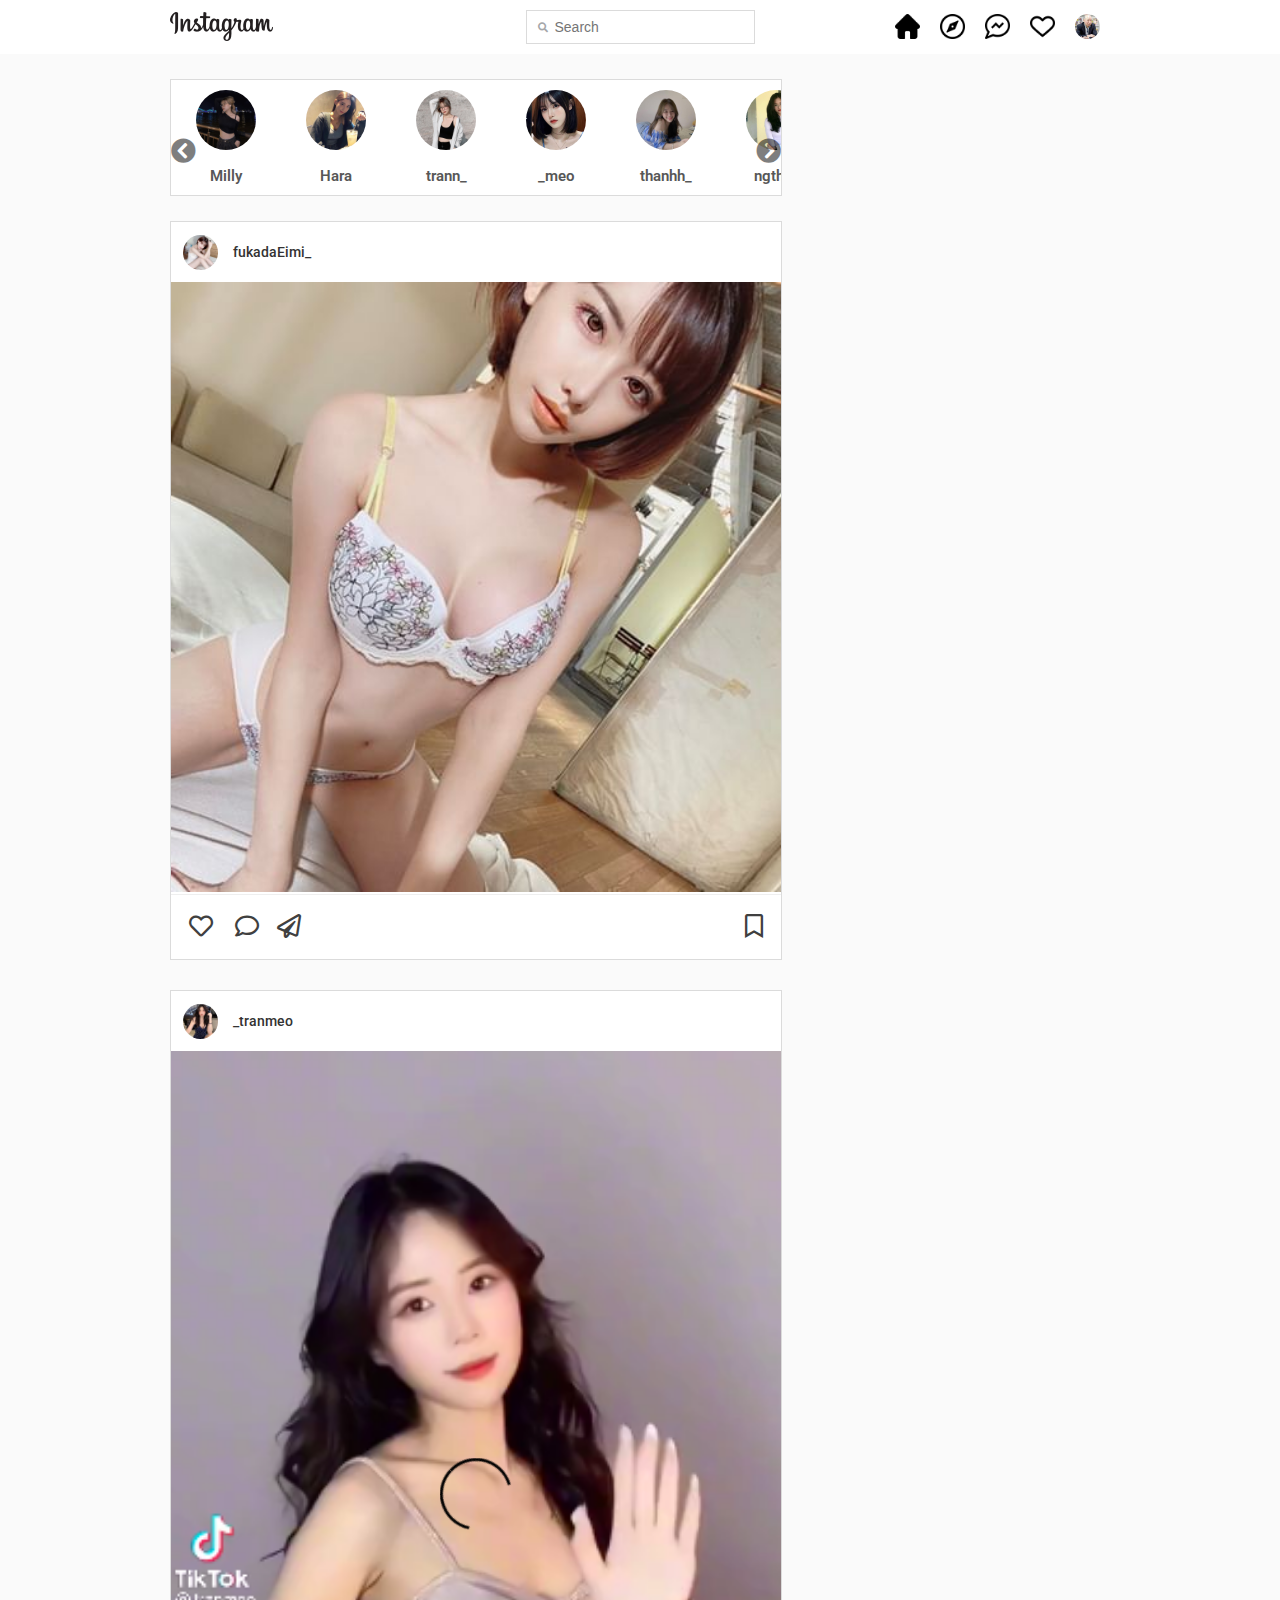
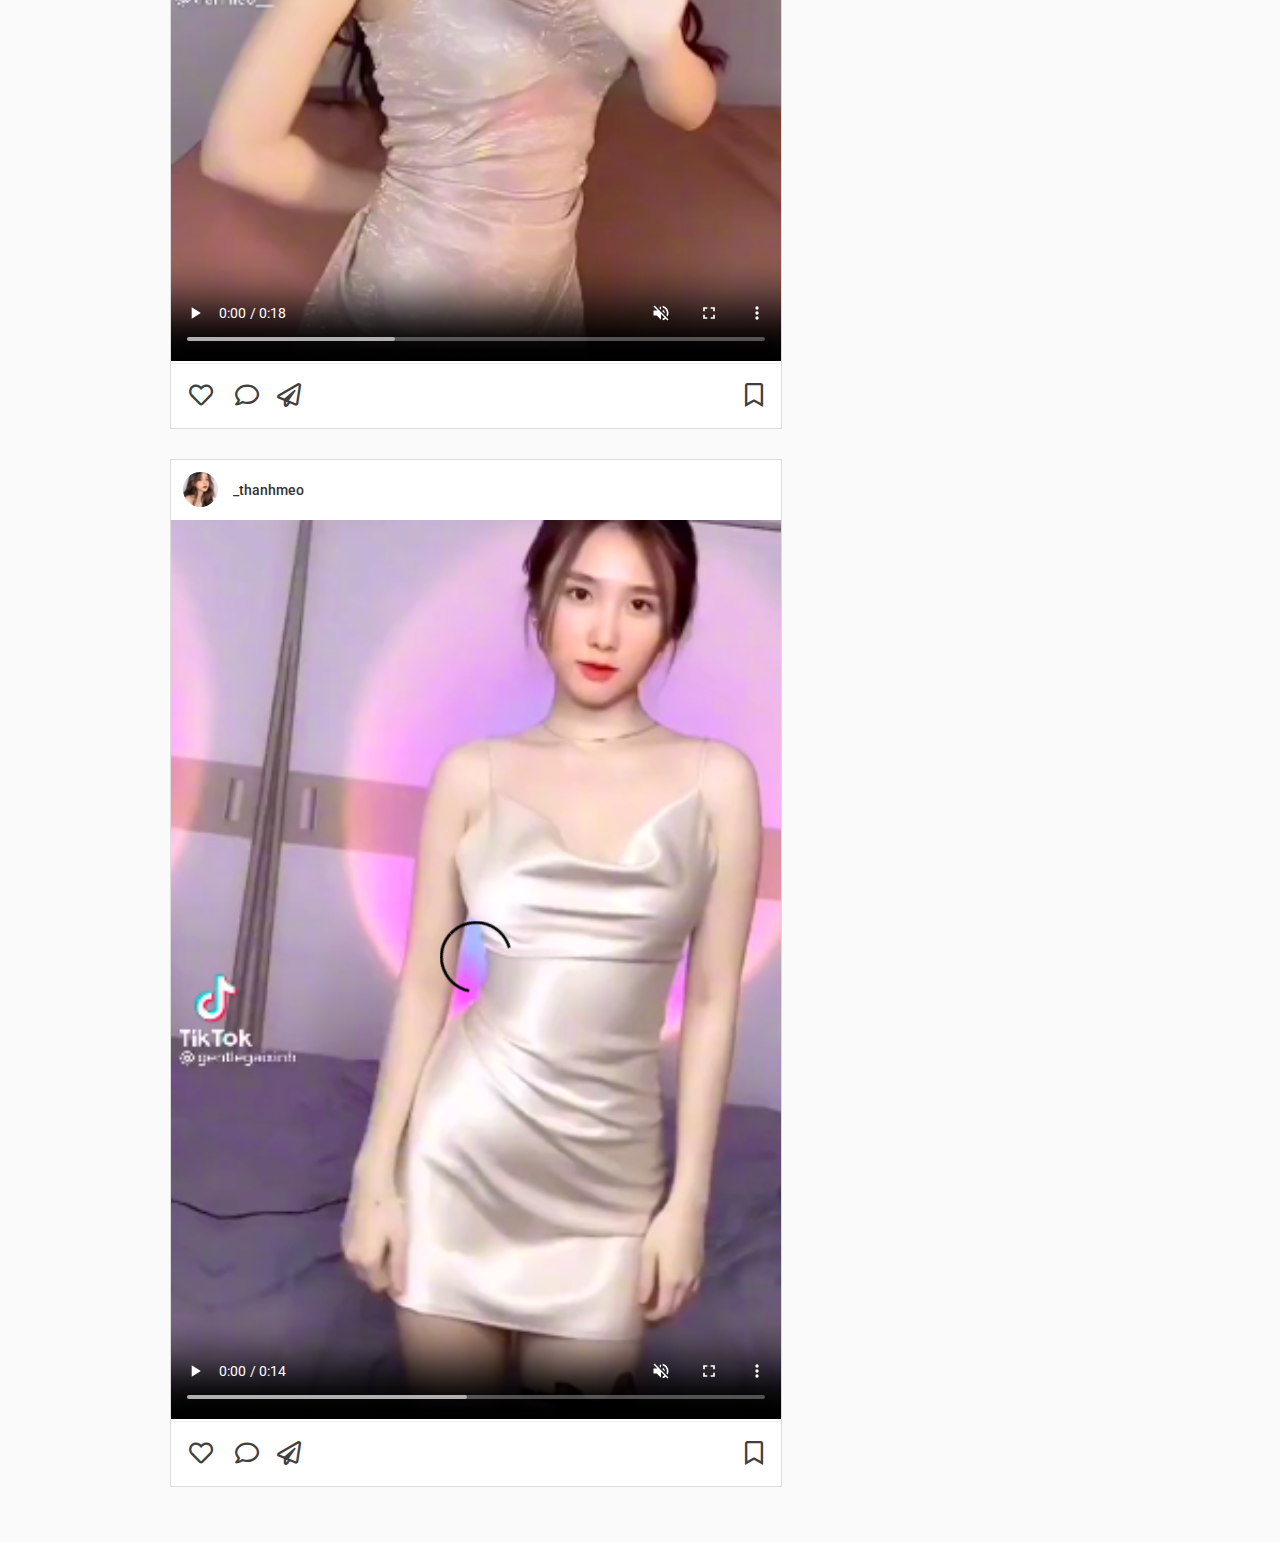
<file: index.html>
<!DOCTYPE html>
<html lang="en">
<head>
    <meta charset="UTF-8">
    <meta http-equiv="X-UA-Compatible" content="IE=edge">
    <meta name="viewport" content="width=device-width, initial-scale=1.0">
    <title>Instagram</title>
    <link rel="icon" href="./asset/img/icon-insta.png">
    <link rel="preconnect" href="https://fonts.googleapis.com">
    <link rel="preconnect" href="https://fonts.gstatic.com" crossorigin>
    <link href="https://fonts.googleapis.com/css2?family=Roboto:wght@100;400;500;700;900&display=swap" rel="stylesheet">
    <link rel="stylesheet" href="./asset/fontawesome-free-5.15.4-web/css/all.min.css">
    <link rel="stylesheet" href="./css/grid.css">
    <link rel="stylesheet" href="./css/main.css">
</head>
<body>
    
    <div class="page">
        <header>
            <div class="header grid wide">
                <a class="header-titile" href="./index.html">
                    <img src="./asset/img/instagram.png" alt="instagram">
                </a>
    
                <div class="header-search hide-on-phone">
                    <form action="">
                        <div class="header-search-content">
                            <span class="header-search-icon"><i class="fas fa-search"></i></span>
                            <input type="text" placeholder="Search">
    
                            <div class="input__sugesstion">
                                <div class="input__suggestion-header">
                                    <p>Recent</p>
                                </div>
                                <ul class="input__suggestion-container">
                                    <li class="input__suggestion-container-item">
                                        <div>
                                            <img src="./asset/img-idol/fukada4.jpg" alt="">
                                            <p>fukadaEimi_</p>
                                            <i class="fas fa-times"></i>
                                        </div>
                                        <a href="./instagram-page.html" class="input__suggestion-link"></a>
                                    </li>
                                </ul>
                            </div>
                        </div>
                    </form>
                </div>
    
                <div class="header-navbar">
                    <span class= "icon-unhome hide-on-phone">
                        <a href="./index.html"><img class="icon-unhome-img" src="./asset/flatIcons/unhome.png" alt=""></a>
                    </span>
                    <span class= "icon-home hide-on-phone active">
                        <a href="./index.html"><img class="icon-home-img" src="./asset/flatIcons/home.png" alt=""></a>
                    </span>

                    <span class="icon-uncompass hide-on-phone active">
                        <a href="./instagram-search.html"><img class="icon-uncompass-img" src="./asset/flatIcons/uncompass.png" alt=""></a>
                    </span>
                    <span class="icon-compass hide-on-phone ">
                        <a href="./instagram-search.html"><img class="icon-compass-img" src="./asset/flatIcons/compass.png" alt=""></a>
                    </span>  

                    <span class="hide-on-table hide-on-pc"> 
                        <i class="fab fa-facebook-messenger"></i>
                    </span>

                    <span class="icon-message">
                        <a href="#"><img class="icon-message-img" src="./asset/flatIcons/messenger.png" alt=""></a>
                        <div class="mess__main">
                            <span><i class="fas fa-bug"></i>Opp !</span>
                            <p>Your mess invalid :))</p>
                        </div>
                    </span>
                    <span class="icon-unmessage active">
                        <a href="#"><img class="icon-unmessage-img" src="./asset/flatIcons/unmessenger.png" alt=""></a>
                    </span>


                    <span class="icon-unheart hide-on-phone active">
                        <a href="#"><img class="icon-unheart-img" src="./asset/flatIcons/unheart.png" alt=""></a>
                    </span>
                    <span class="icon-heart hide-on-phone">
                        <a href="#"><img class="icon-heart-img" src="./asset/flatIcons/heart.png" alt=""></a>
                        <div class="input__sugesstion show__follow">
                            <div class="input__suggestion-header">
                                <p>Active</p>
                            </div>
                            <ul class="input__suggestion-container">
                                <li class="input__suggestion-container-item">
                                    <div>
                                        <img src="./asset/img-idol/fukada4.jpg" alt="">
                                        <p>fukadaEimi</p>
                                        <button>Following</button>
                                    </div>
                                    <a href="./instagram-page.html" class="input__suggestion-link"></a>
                                </li>
                            </ul>
                        </div>
                    </span>
                    
                    <span class="account-link hide-on-phone">
                        <a href="./instagram-page1.html"><img class="your-account" src="./asset/img-idol/tokuda1.jpg" alt="your account" ></a>
                    </span>
                </div>
            </div>
        </header>

        <div class="container-color">
            <div class="container-wrapper grid wide">
                <div class="container-main">
                    <nav class="story__list-border">
                        <i class="fas fa-chevron-circle-left story--pre hide-on-table hide-on-phone"></i>
                        <i class="fas fa-chevron-circle-right story--next hide-on-table hide-on-phone"></i>

                        <ul class="story__list">
                            <li class="story__item">
                                <img src="./asset/img/1.jpg" alt="story" class="story__item-img">
                                <p class="story__item-pagraph">Milly</p>
                            </li>
                            <li class="story__item">
                                <img src="./asset/img/37.jpg" alt="story" class="story__item-img">
                                <p class="story__item-pagraph">Hara</p>
                            </li>
                            <li class="story__item">
                                <img src="./asset/img/4.jpg" alt="story" class="story__item-img">
                                <p class="story__item-pagraph">trann_</p>
                            </li>
                            <li class="story__item">
                                <img src="./asset/img/21.jpg" alt="story" class="story__item-img">
                                <p class="story__item-pagraph">_meo</p>
                            </li>
                            <li class="story__item">
                                <img src="./asset/img/31.jpg" alt="story" class="story__item-img">
                                <p class="story__item-pagraph">thanhh_</p>
                            </li>
                            <li class="story__item">
                                <img src="./asset/img/23.jpg" alt="story" class="story__item-img">
                                <p class="story__item-pagraph">ngthu_</p>
                            </li>
                            <li class="story__item">
                                <img src="./asset/img/19.jpg" alt="story" class="story__item-img">
                                <p class="story__item-pagraph">baedau</p>
                            </li>
                            <li class="story__item">
                                <img src="./asset/img/27.jpg" alt="story" class="story__item-img">
                                <p class="story__item-pagraph">xndng</p>
                            </li>
                        </ul>
                    </nav>


                    <div class="container__home">
                        <a href="instagram-page.html" class="container__home-header">
                            <img src="./asset/img-idol/fukada6.jpg" alt="avatar-user">
                            <p class="name">fukadaEimi_</p>
                        </a>
                        <div class="container__home-img">
                            <img src="./asset/img-idol/fukada4.jpg" alt="">
                        </div>
        
                        <div class="user-comments">
                            <div class="user-comment-reaction">
                                <span>
                                    <i class="far fa-heart icon-heart--unlike active"></i>
                                    <i class="fas fa-heart icon-heart--like"></i>
                                </span>
                                <span><i class="icon-comment far fa-comment"></i></span>
                                <span><i class="icon-plane far fa-paper-plane"></i></span>
                            </div>
                            <span>
                                <i class="icon-bookmark--none active far fa-bookmark"></i>
                                <i class="icon-bookmark--save fas fa-bookmark"></i>
                            </span>
                        </div>
                    </div>
                    <div class="container__home ">
                        <a href="#" class="container__home-header">
                            <img src="./asset/img/40.jpg" alt="avatar-user">
                            <p class="name">_tranmeo</p>
                        </a>
                        <div class="container__home-img">
                            <video controls muted src="./asset/video/tranmeo1.mp4" poster="./asset/poster/tranmeo.png"></video>
                        </div>
        
                        <div class="user-comments">
                            <div class="user-comment-reaction">
                                <span>
                                    <i class="far fa-heart icon-heart--unlike active"></i>
                                    <i class="fas fa-heart icon-heart--like"></i>
                                </span>
                                <span><i class="icon-comment far fa-comment"></i></span>
                                <span><i class="icon-plane far fa-paper-plane"></i></span>
                            </div>
                            <span>
                                <i class="icon-bookmark--none active far fa-bookmark"></i>
                                <i class="icon-bookmark--save fas fa-bookmark"></i>
                            </span>
                        </div>
                    </div>
                    <div class="container__home ">
                        <a href="#" class="container__home-header">
                            <img src="./asset/img/36.jpg" alt="avatar-user">
                            <p class="name">_thanhmeo</p>
                        </a>
                        <div class="container__home-img">
                            <video controls muted src="./asset/video/thanhmeo1.mp4" poster="./asset/poster/thanhmeo.png"></video>
                        </div>
        
                        <div class="user-comments">
                            <div class="user-comment-reaction">
                                <span>
                                    <i class="far fa-heart icon-heart--unlike active"></i>
                                    <i class="fas fa-heart icon-heart--like"></i>
                                </span>
                                <span><i class="icon-comment far fa-comment"></i></span>
                                <span><i class="icon-plane far fa-paper-plane"></i></span>
                            </div>
                            <span>
                                <i class="icon-bookmark--none active far fa-bookmark"></i>
                                <i class="icon-bookmark--save fas fa-bookmark"></i>
                            </span>
                        </div>
                    </div>

                    <div class="container-sidebar hide-on-table hide-on-phone"></div>
                </div>
            </div>
        </div>

        <footer class="hide-on-table hide-on-pc">
            <div class="wrapper">
                <div class="header-navbar">
                    <span class= "icon-unhome">
                        <a href="./index.html"><img class="icon-unhome-img" src="./asset/flatIcons/unhome.png" alt=""></a>
                    </span>
                    <span class= "icon-home active">
                        <a href="./index.html"><img class="icon-home-img" src="./asset/flatIcons/home.png" alt=""></a>
                    </span>

                    <span class="icon-uncompass active ">
                        <a href="./instagram-search.html" ><img class="icon-uncompass-img" src="./asset/flatIcons/uncompass.png" alt=""></a>
                    </span>
                    <span class="icon-compass ">
                        <a href="./instagram-search.html"><img class="icon-compass-img" src="./asset/flatIcons/compass.png" alt=""></a>
                    </span>  

                    <span class="icon-unheart2 active">
                        <a href="#"><img class="icon-unheart-img2" src="./asset/flatIcons/unheart.png" alt=""></a>
                    </span>
                    <span class="icon-heart2">
                        <a href="#"><img class="icon-heart-img2" src="./asset/flatIcons/heart.png" alt=""></a>
                        <div class="footer__follow">
                            <div class="input__suggestion-header">
                                <p>Active</p>
                            </div>
                            <ul class="input__suggestion-container">
                                <li class="input__suggestion-container-item">
                                    <div>
                                        <img class="input__suggesstion-img" src="./asset/img-idol/fukada4.jpg" alt="">
                                        <p>fukadaEimi</p>
                                        <button>Following</button>
                                    </div>
                                    <a href="./instagram-page.html" class="input__suggestion-link"></a>
                                </li>
                            </ul>
                        </div>
                    </span>
                    
                    <span class="account-link">
                        <a href="./instagram-page1.html"><img class="your-account" src="./asset/img-idol/tokuda1.jpg" alt="your account" ></a>
                    </span>
                </div>
            </div>
        </footer>
    </div>
    
    <script src="./index.jsx"></script>
</body>
</html>
</file>
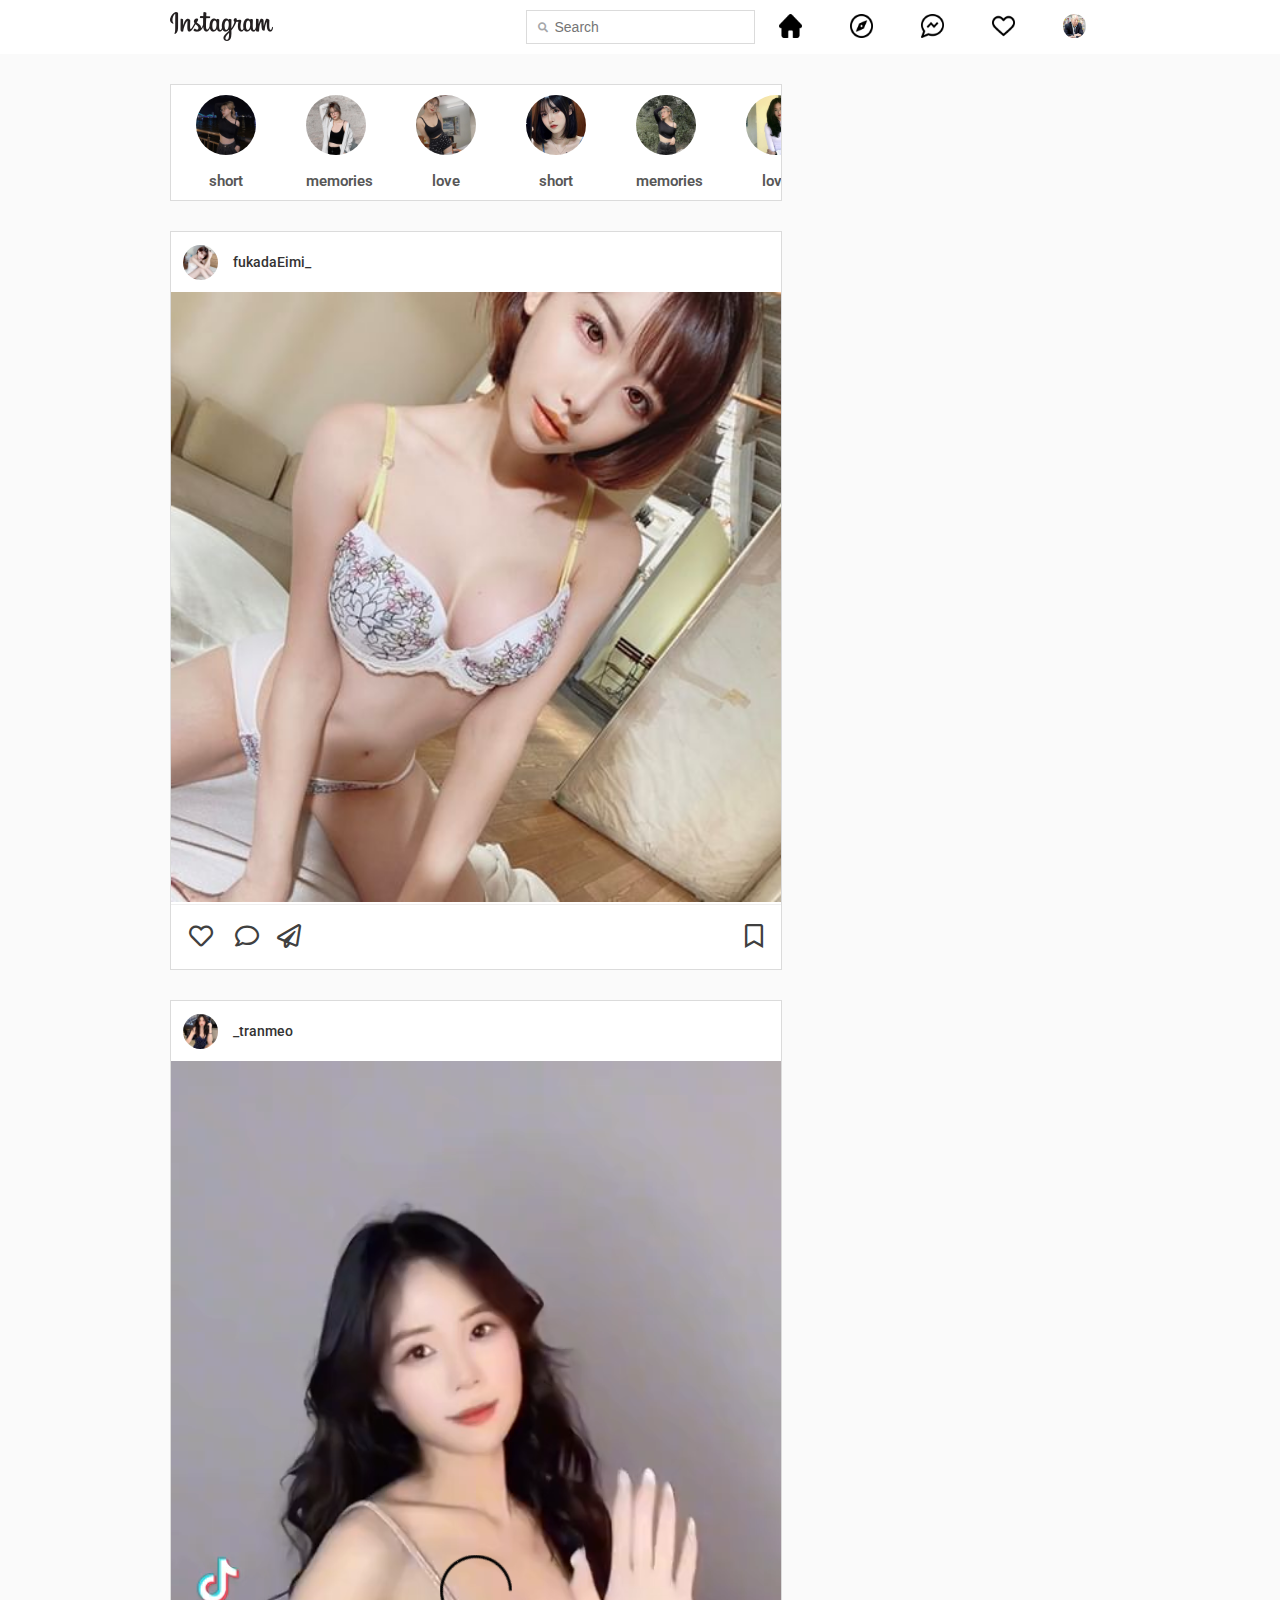
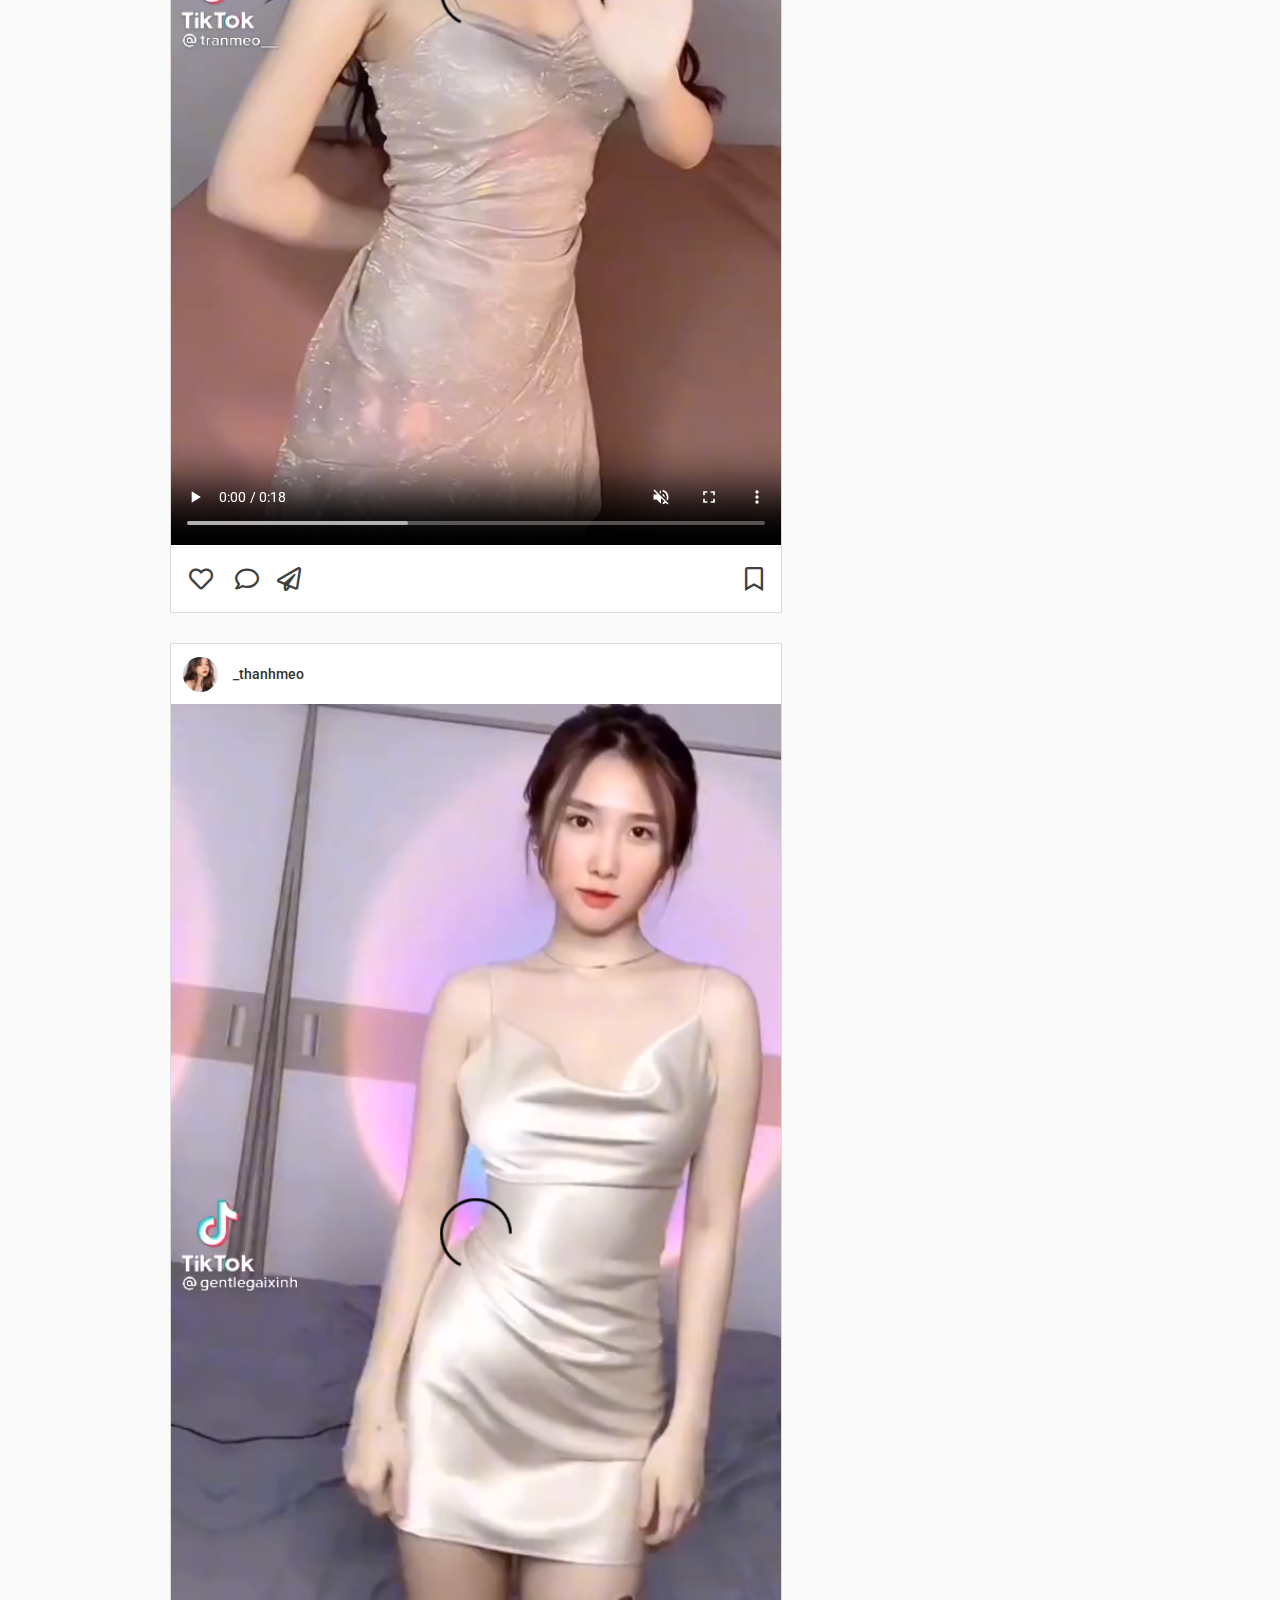
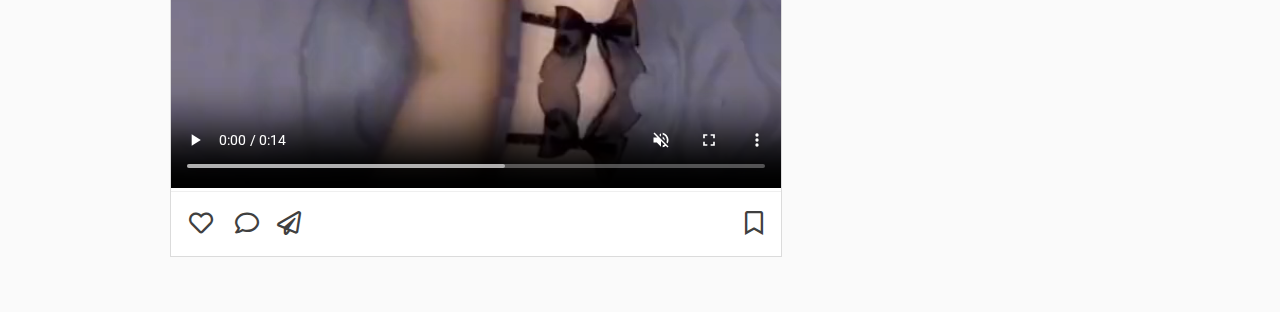
<file: instagram-home.html>
<!DOCTYPE html>
<html lang="en">
<head>
    <meta charset="UTF-8">
    <meta http-equiv="X-UA-Compatible" content="IE=edge">
    <meta name="viewport" content="width=device-width, initial-scale=1.0">
    <title>Instagram Home</title>
    <link rel="preconnect" href="https://fonts.googleapis.com">
    <link rel="preconnect" href="https://fonts.gstatic.com" crossorigin>
    <link href="https://fonts.googleapis.com/css2?family=Roboto:wght@100;400;500;700;900&display=swap" rel="stylesheet">
    <link rel="stylesheet" href="./asset/fontawesome-free-5.15.4-web/css/all.min.css">
    <link rel="stylesheet" href="./css/grid.css">
    <link rel="stylesheet" href="./css/instagram.css">
</head>
<body>
    
    <div class="page">
        <header>
            <div class="header grid wide">
                <a class="header-titile" href="./instagram-home.html">
                    <img src="./asset/img/instagram.png" alt="instagram">
                </a>
    
                <div class="header-search hide-on-phone">
                    <form action="">
                        <div class="header-search-content">
                            <span class="header-search-icon"><i class="fas fa-search"></i></span>
                            <input type="text" placeholder="Search">
    
                            <div class="input__sugesstion">
                                <div class="input__suggestion-header">
                                    <p>Recent</p>
                                </div>
                                <ul class="input__suggestion-container">
                                    <li class="input__suggestion-container-item">
                                        <div>
                                            <img src="./asset/img-idol/fukada4.jpg" alt="">
                                            <p>fukadaEimi_</p>
                                            <i class="fas fa-times"></i>
                                        </div>
                                        <a href="./instagram-page.html" class="input__suggestion-link"></a>
                                    </li>
                                </ul>
                            </div>
                        </div>
                    </form>
                </div>
    
                <div class="header-navbar">
                    <span class= "icon-unhome hide-on-phone">
                        <a href="./instagram-home.html"><img class="icon-unhome-img" src="./asset/flatIcons/unhome.png" alt=""></a>
                    </span>
                    <span class= "icon-home hide-on-phone active">
                        <a href="./instagram-home.html"><img class="icon-home-img" src="./asset/flatIcons/home.png" alt=""></a>
                    </span>

                    <span class="icon-uncompass hide-on-phone active">
                        <a href="./instagram-search.html"><img class="icon-uncompass-img" src="./asset/flatIcons/uncompass.png" alt=""></a>
                    </span>
                    <span class="icon-compass hide-on-phone ">
                        <a href="./instagram-search.html"><img class="icon-compass-img" src="./asset/flatIcons/compass.png" alt=""></a>
                    </span>  

                    <span class="hide-on-table hide-on-pc"> 
                        <i class="fab fa-facebook-messenger"></i>
                    </span>

                    <span class="icon-message">
                        <a href="#"><img class="icon-message-img" src="./asset/flatIcons/messenger.png" alt=""></a>
                        <div class="mess__main">
                            <span><i class="fas fa-bug"></i>Opp !</span>
                            <p>Your mess invalid :))</p>
                        </div>
                    </span>
                    <span class="icon-unmessage active">
                        <a href="#"><img class="icon-unmessage-img" src="./asset/flatIcons/unmessenger.png" alt=""></a>
                    </span>


                    <span class="icon-unheart hide-on-phone active">
                        <a href="#"><img class="icon-unheart-img" src="./asset/flatIcons/unheart.png" alt=""></a>
                    </span>
                    <span class="icon-heart hide-on-phone">
                        <a href="#"><img class="icon-heart-img" src="./asset/flatIcons/heart.png" alt=""></a>
                        <div class="input__sugesstion show__follow">
                            <div class="input__suggestion-header">
                                <p>Active</p>
                            </div>
                            <ul class="input__suggestion-container">
                                <li class="input__suggestion-container-item">
                                    <div>
                                        <img src="./asset/img-idol/fukada4.jpg" alt="">
                                        <p>fukadaEimi</p>
                                        <button>Following</button>
                                    </div>
                                    <a href="./instagram-page.html" class="input__suggestion-link"></a>
                                </li>
                            </ul>
                        </div>
                    </span>
                    
                    <span class="account-link hide-on-phone">
                        <a href="./instagram-page1.html"><img class="your-account" src="./asset/img-idol/tokuda1.jpg" alt="your account" ></a>
                    </span>
                </div>
            </div>
        </header>

        <div class="container-color">
            
            <div class="container-wrapper grid wide">
                <div class="container-main">
                    <nav class="story">
                        <ul class="story__list story__list-border">
                            <li class="story__item">
                                <img src="./asset/img/1.jpg" alt="story" class="story__item-img">
                                <p class="story__item-pagraph">short</p>
                            </li>
                            <li class="story__item">
                                <img src="./asset/img/4.jpg" alt="story" class="story__item-img">
                                <p class="story__item-pagraph">memories</p>
                            </li>
                            <li class="story__item">
                                <img src="./asset/img/5.jpg" alt="story" class="story__item-img">
                                <p class="story__item-pagraph">love</p>
                            </li>
                            <li class="story__item">
                                <img src="./asset/img/21.jpg" alt="story" class="story__item-img">
                                <p class="story__item-pagraph">short</p>
                            </li>
                            <li class="story__item">
                                <img src="./asset/img/8.jpg" alt="story" class="story__item-img">
                                <p class="story__item-pagraph">memories</p>
                            </li>
                            <li class="story__item">
                                <img src="./asset/img/23.jpg" alt="story" class="story__item-img">
                                <p class="story__item-pagraph">love</p>
                            </li>
                        </ul>
                    </nav>


                    <div class="container__home">
                        <a href="instagram-page.html" class="container__home-header">
                            <img src="./asset/img-idol/fukada6.jpg" alt="avatar-user">
                            <p class="name">fukadaEimi_</p>
                        </a>
                        <div class="container__home-img">
                            <img src="./asset/img-idol/fukada4.jpg" alt="">
                        </div>
        
                        <div class="user-comments">
                            <div class="user-comment-reaction">
                                <span>
                                    <i class="far fa-heart icon-heart--unlike active"></i>
                                    <i class="fas fa-heart icon-heart--like"></i>
                                </span>
                                <span><i class="icon-comment far fa-comment"></i></span>
                                <span><i class="icon-plane far fa-paper-plane"></i></span>
                            </div>
                            <span>
                                <i class="icon-bookmark--none active far fa-bookmark"></i>
                                <i class="icon-bookmark--save fas fa-bookmark"></i>
                            </span>
                        </div>
                    </div>
                    <div class="container__home ">
                        <a href="#" class="container__home-header">
                            <img src="./asset/img/40.jpg" alt="avatar-user">
                            <p class="name">_tranmeo</p>
                        </a>
                        <div class="container__home-img">
                            <video controls muted src="./asset/video/tranmeo1.mp4"></video>
                        </div>
        
                        <div class="user-comments">
                            <div class="user-comment-reaction">
                                <span>
                                    <i class="far fa-heart icon-heart--unlike active"></i>
                                    <i class="fas fa-heart icon-heart--like"></i>
                                </span>
                                <span><i class="icon-comment far fa-comment"></i></span>
                                <span><i class="icon-plane far fa-paper-plane"></i></span>
                            </div>
                            <span>
                                <i class="icon-bookmark--none active far fa-bookmark"></i>
                                <i class="icon-bookmark--save fas fa-bookmark"></i>
                            </span>
                        </div>
                    </div>
                    <div class="container__home ">
                        <a href="#" class="container__home-header">
                            <img src="./asset/img/36.jpg" alt="avatar-user">
                            <p class="name">_thanhmeo</p>
                        </a>
                        <div class="container__home-img">
                            <video controls muted src="./asset/video/thanhmeo1.mp4"></video>
                        </div>
        
                        <div class="user-comments">
                            <div class="user-comment-reaction">
                                <span>
                                    <i class="far fa-heart icon-heart--unlike active"></i>
                                    <i class="fas fa-heart icon-heart--like"></i>
                                </span>
                                <span><i class="icon-comment far fa-comment"></i></span>
                                <span><i class="icon-plane far fa-paper-plane"></i></span>
                            </div>
                            <span>
                                <i class="icon-bookmark--none active far fa-bookmark"></i>
                                <i class="icon-bookmark--save fas fa-bookmark"></i>
                            </span>
                        </div>
                    </div>

                <div class="container-sidebar hide-on-table hide-on-phone"></div>
            </div>
            
        </div>

        <footer class="hide-on-tablet hide-on-table hide-on-pc">
            <div class="wrapper">
                <div class="header-navbar">
                    <span class= "icon-unhome ">
                        <a href="./instagram-home.html"><img class="icon-unhome-img" src="./asset/flatIcons/unhome.png" alt=""></a>
                    </span>
                    <span class= "icon-home active">
                        <a href="./instagram-home.html"><img class="icon-home-img" src="./asset/flatIcons/home.png" alt=""></a>
                    </span>

                    <span class="icon-uncompass active ">
                        <a href="./instagram-search.html" ><img class="icon-uncompass-img" src="./asset/flatIcons/uncompass.png" alt=""></a>
                    </span>
                    <span class="icon-compass ">
                        <a href="./instagram-search.html"><img class="icon-compass-img" src="./asset/flatIcons/compass.png" alt=""></a>
                    </span>  

                    <span class="icon-unheart2 active">
                        <a href="#"><img class="icon-unheart-img2" src="./asset/flatIcons/unheart.png" alt=""></a>
                    </span>
                    <span class="position--relative icon-heart2">
                        <a href="#"><img class="icon-heart-img2" src="./asset/flatIcons/heart.png" alt=""></a>
                        <div class="footer__follow">
                            <div class="input__suggestion-header">
                                <p>Active</p>
                            </div>
                            <ul class="input__suggestion-container">
                                <li class="input__suggestion-container-item">
                                    <div>
                                        <img class="input__suggesstion-img" src="./asset/img-idol/fukada4.jpg" alt="">
                                        <p>fukadaEimi</p>
                                        <button>Following</button>
                                    </div>
                                    <a href="./instagram-page.html" class="input__suggestion-link"></a>
                                </li>
                            </ul>
                        </div>
                    </span>
                    
                    <span class="account-link">
                        <a href="./instagram-page1.html"><img class="your-account" src="./asset/img-idol/tokuda1.jpg" alt="your account" ></a>
                    </span>
                </div>
            </div>
        </footer>
    </div>
    
    <script src="./instagram.jsx"></script>
</body>
</html>
</file>
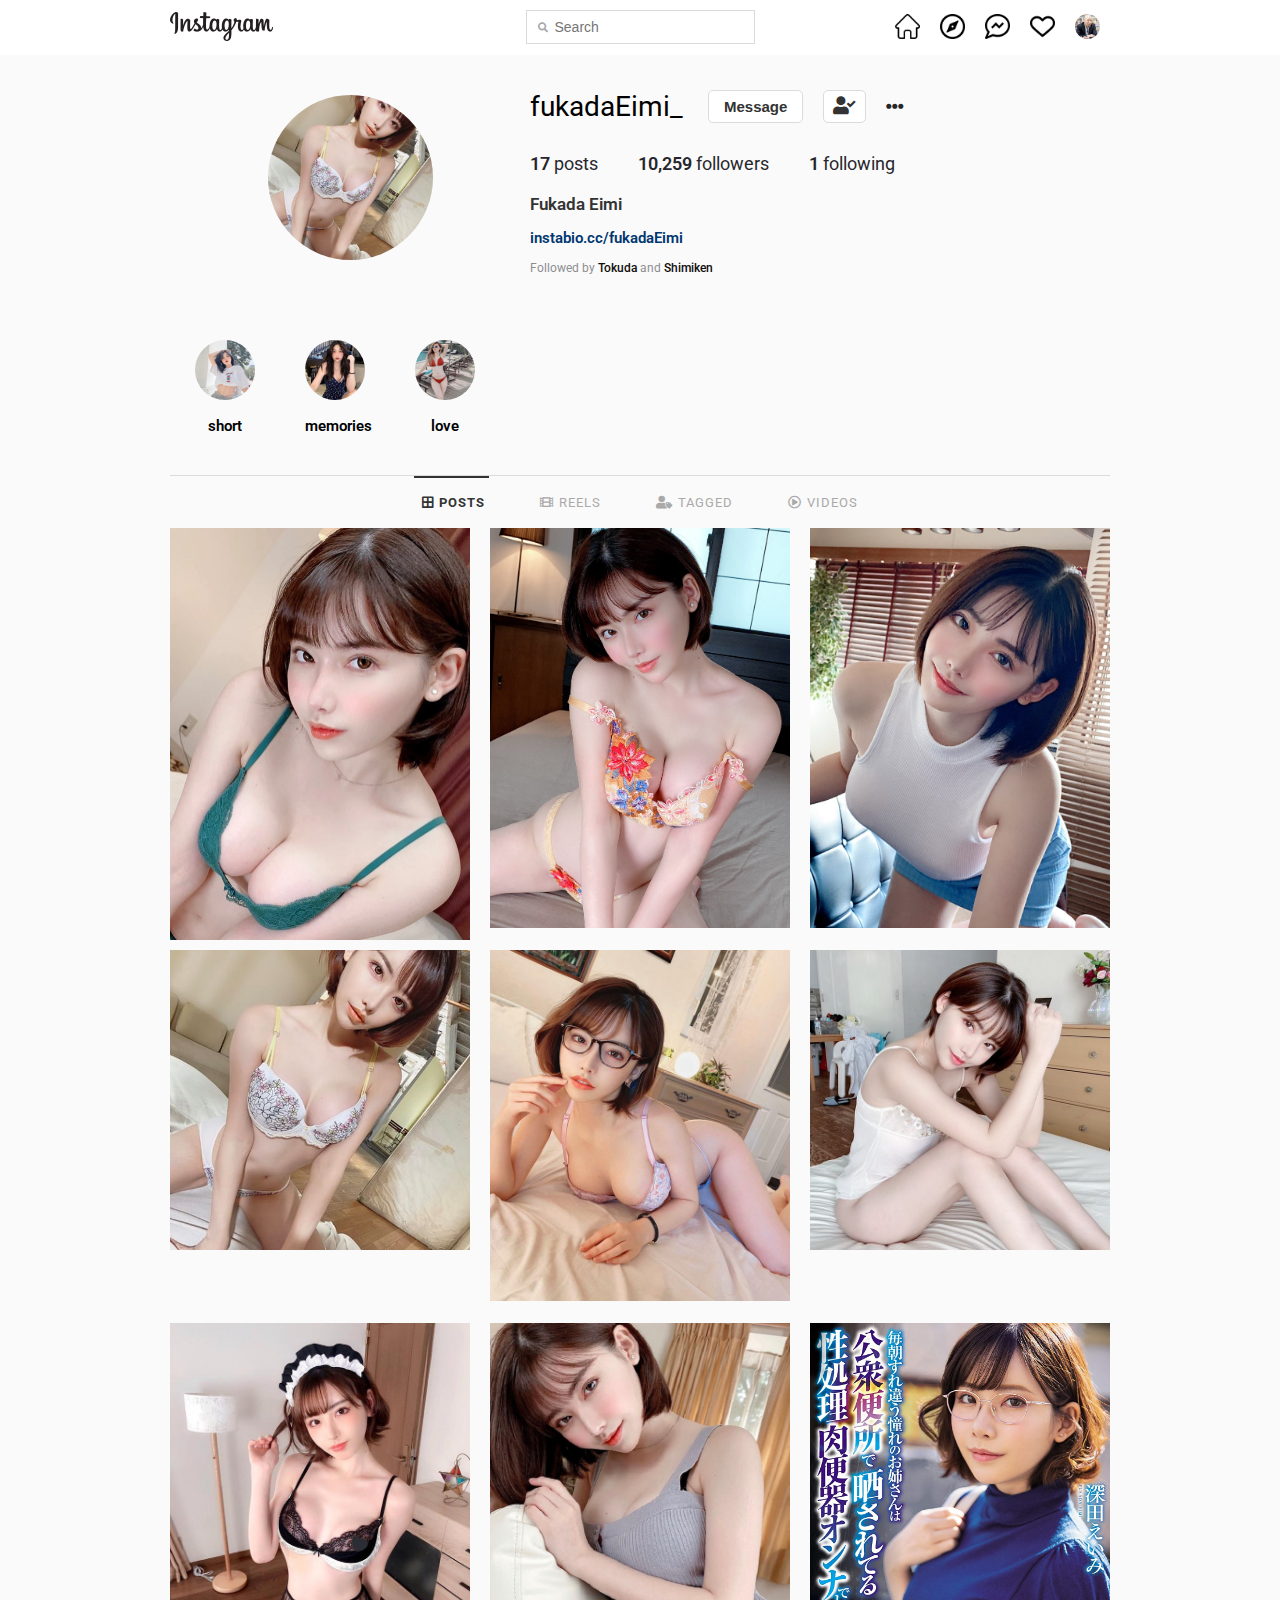
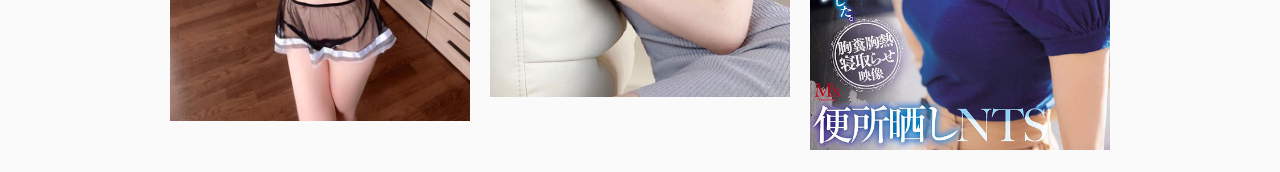
<file: instagram-page.html>
<!DOCTYPE html>
<html lang="en">
<head>
    <meta charset="UTF-8">
    <meta http-equiv="X-UA-Compatible" content="IE=edge">
    <meta name="viewport" content="width=device-width, initial-scale=1.0">
    <title>Fukada Eimi</title>
    <link rel="icon" href="./asset/img/icon-insta.png">
    <link rel="preconnect" href="https://fonts.googleapis.com">
    <link rel="preconnect" href="https://fonts.gstatic.com" crossorigin>
    <link href="https://fonts.googleapis.com/css2?family=Roboto:wght@100;400;500;700;900&display=swap" rel="stylesheet">
    <link rel="stylesheet" href="./asset/fontawesome-free-5.15.4-web/css/all.min.css">
    <link rel="stylesheet" href="./css/grid.css">
    <link rel="stylesheet" href="./css/main.css">
</head>
<body>
    <div class="page">
        <header class="page__header">
            <div class="header grid wide">
                <a class="header-titile" href="./index.html">
                    <img src="./asset/img/instagram.png" alt="instagram">
                </a>
    
                <div class="header-search hide-on-phone">
                    <form action="">
                        <div class="header-search-content">
                            <span class="header-search-icon"><i class="fas fa-search"></i></span>
                            <input type="text" placeholder="Search">
    
                            <div class="input__sugesstion">
                                <div class="input__suggestion-header">
                                    <p>Recent</p>
                                </div>
                                <ul class="input__suggestion-container">
                                    <li class="input__suggestion-container-item">
                                        <div>
                                            <img src="./asset/img-idol/fukada4.jpg" alt="">
                                            <p>fukadaEimi_</p>
                                            <i class="fas fa-times"></i>
                                        </div>
                                        <a href="./instagram-page.html" class="input__suggestion-link"></a>
                                    </li>
                                </ul>
                            </div>
                        </div>
                    </form>
                </div>
    
                <div class="header-navbar">
                    <span class= "icon-unhome hide-on-phone active ">
                        <a href="./index.html"><img class="icon-unhome-img" src="./asset/flatIcons/unhome.png" alt=""></a>
                    </span>
                    <span class= "icon-home hide-on-phone">
                        <a href="./index.html"><img class="icon-home-img" src="./asset/flatIcons/home.png" alt=""></a>
                    </span>

                    <span class="icon-uncompass hide-on-phone active">
                        <a href="./instagram-search.html"><img class="icon-uncompass-img" src="./asset/flatIcons/uncompass.png" alt=""></a>
                    </span>
                    <span class="icon-compass hide-on-phone ">
                        <a href="./instagram-search.html"><img class="icon-compass-img" src="./asset/flatIcons/compass.png" alt=""></a>
                    </span>  

                    <span class="hide-on-table hide-on-pc"> 
                        <i class="fab fa-facebook-messenger"></i>
                    </span>

                    <span class="icon-message">
                        <a href="#"><img class="icon-message-img" src="./asset/flatIcons/messenger.png" alt=""></a>
                        <div class="mess__main">
                            <span><i class="fas fa-bug"></i>Opp !</span>
                            <p>Your mess invalid</p>
                        </div>
                    </span>
                    <span class="icon-unmessage active">
                        <a href="#"><img class="icon-unmessage-img" src="./asset/flatIcons/unmessenger.png" alt=""></a>
                    </span>


                    <span class="icon-unheart hide-on-phone active">
                        <a href="#"><img class="icon-unheart-img" src="./asset/flatIcons/unheart.png" alt=""></a>
                    </span>
                    <span class="icon-heart hide-on-phone">
                        <a href="#"><img class="icon-heart-img" src="./asset/flatIcons/heart.png" alt=""></a>
                        <div class="input__sugesstion show__follow">
                            <div class="input__suggestion-header">
                                <p>Active</p>
                            </div>
                            <ul class="input__suggestion-container">
                                <li class="input__suggestion-container-item">
                                    <div>
                                        <img src="./asset/img-idol/fukada4.jpg" alt="">
                                        <p>fukadaEimi</p>
                                        <button>Following</button>
                                    </div>
                                    <a href="./instagram-page.html" class="input__suggestion-link"></a>
                                </li>
                            </ul>
                        </div>
                    </span>
                    
                    <span class="account-link hide-on-phone">
                        <a href="./instagram-page1.html"><img class="your-account" src="./asset/img-idol/tokuda1.jpg" alt="your account" ></a>
                    </span>
                </div>
            </div>
        </header>

        

        <div class="line"></div>

        <div class="container-color">
            <div class="info grid wide">
                <header>
                    <div class="info-avatar">
                        <img src="./asset/img-idol/fukada4.jpg" alt="avatar" class="avatar">
                    </div>
                    <div class="info-container">
                        <div class="info-container-line info-container-heading">
                            <span class="name">fukadaEimi_</span>
                            <span class="etc"><i class="fas fa-ellipsis-h hide-on-table hide-on-pc"></i></span>

                            <div class="info-btn--cover">
                                <button class="btn btn-message ">Message</button>
                                <button class="btn btn-user--check size--m"><i class="fas fa-user-check"></i></button>
                            </div>
                            <span class="etc"><i class="fas fa-ellipsis-h hide-on-phone"></i></span>
                        </div>
                        <div class="info-container-line info-follow hide-on-phone">
                            <span class="content"><span class="number">17</span> posts</span>
                            <span class="content"><span class="number">10,259</span> followers</span>
                            <span class="content"><span class="number">1</span> following</span>
                        </div>
                        <div class="infomation hide-on-phone">
                            <div class="full-name">Fukada Eimi</div>
                            <a href="#" class="link-fb">instabio.cc/fukadaEimi</a>
                            <p>Followed by <a href="./instagram-page1.html"class="relate-follow">Tokuda</a> and <a href="#" class="relate-follow">Shimiken</a></p>
                        </div>
                    </div>
                </header>

                <div class="infomation hide-on-table hide-on-pc">
                    <div class="full-name">Fukada Eimi</div>
                    <a href="#" class="link-fb">instabio.cc/fukadaEimi</a>
                    <p>Followed by <a href="./instagram-page1.html"class="relate-follow">Tokuda</a> and <a href="#" class="relate-follow">Shimiken</a></p>
                </div>
            </div>

            <nav class="story grid wide">
                <ul class="story__list">
                    <li class="story__item">
                        <img src="./asset/img/35.jpg" alt="story" class="story__item-img">
                        <p class="story__item-pagraph">short</p>
                    </li>
                    <li class="story__item">
                        <img src="./asset/img/40.jpg" alt="story" class="story__item-img">
                        <p class="story__item-pagraph">memories</p>
                    </li>
                    <li class="story__item">
                        <img src="./asset/img/30.jpg" alt="story" class="story__item-img">
                        <p class="story__item-pagraph">love</p>
                    </li>
                </ul>
            </nav>

            <div class="info-container-line info-follow hide-on-table hide-on-pc">
                <span class="content"><span class="number">17</span> posts</span>
                <span class="content"><span class="number">10,259</span> followers</span>
                <span class="content"><span class="number">1</span> following</span>
            </div>

            <div class="grid wide">
                <div class="line"></div>
            </div>
            <div class="tabs">
                <div class="tab-line"></div>
                <div class="tab-item active">
                    <i class="fas fa-border-all tab-item-icon"></i>
                    <p class="hide-on-phone">POSTS</p>
                </div>
                <div class="tab-item">
                    <i class="fas fa-film tab-item-icon"></i>
                    <p class="hide-on-phone">REELS</p>
                </div>
                <div class="tab-item">
                    <i class="fas fa-user-tag tab-item-icon"></i>
                    <p class="hide-on-phone">TAGGED</p>
                </div>
                <div class="tab-item">
                    <i class="far fa-play-circle tab-item-icon"></i>
                    <p class="hide-on-phone">VIDEOS</p>
                </div>
            </div>
                
            <div class="container active grid wide">
                <div class="row">
                    <div class="container-part col l-4 m-4 c-4">
                        <div class="container-part--cover">
                            <img src="./asset/img-idol/fukada1.jpg" alt="girl xinh" class="container-image">
                            <div class="image--hover hide-on-table hide-on-phone">
                                <ul class="interact hide-on-table hide-on-phone">
                                    <li><i class="interact-heart fas fa-heart"></i><span>216</span></li>
                                    <li><i class="interact-comment fas fa-comment"></i><span>10</span></li>
                                </ul>
                            </div> 
                        </div>
                    </div>
                    <div class="container-part col l-4 m-4 c-4">
                        <div class="container-part--cover">
                            <img src="./asset/img-idol/fukada2.jpg" alt="girl xinh" class="container-image">
                            <div class="image--hover hide-on-table hide-on-phone">
                                <ul class="interact hide-on-table hide-on-phone">
                                    <li><i class="interact-heart fas fa-heart"></i><span>219</span></li>
                                    <li><i class="interact-comment fas fa-comment"></i><span>3</span></li>
                                </ul>
                            </div> 
                        </div>
                    </div>
                    <div class="container-part col l-4 m-4 c-4">
                        <div class="container-part--cover">
                            <img src="./asset/img-idol/fukada3.jpg" alt="girl xinh" class="container-image">
                            <div class="image--hover hide-on-table hide-on-phone">
                                <ul class="interact hide-on-table hide-on-phone">
                                    <li><i class="interact-heart fas fa-heart"></i><span>157</span></li>
                                    <li><i class="interact-comment fas fa-comment"></i><span>5</span></li>
                                </ul>
                            </div> 
                        </div>
                    </div>
                    <div class="container-part col l-4 m-4 c-4">
                        <div class="container-part--cover">
                            <img src="./asset/img-idol/fukada4.jpg" alt="girl xinh" class="container-image">
                            <div class="image--hover hide-on-table hide-on-phone">
                                <ul class="interact hide-on-table hide-on-phone">
                                    <li><i class="interact-heart fas fa-heart"></i><span>142</span></li>
                                    <li><i class="interact-comment fas fa-comment"></i><span>10</span></li>
                                </ul>
                            </div> 
                        </div>
                    </div>
                    <div class="container-part col l-4 m-4 c-4">
                        <div class="container-part--cover">
                            <img src="./asset/img-idol/fukada5.jpg" alt="girl xinh" class="container-image">
                            <div class="image--hover hide-on-table hide-on-phone">
                                <ul class="interact hide-on-table hide-on-phone">
                                    <li><i class="interact-heart fas fa-heart"></i><span>254</span></li>
                                    <li><i class="interact-comment fas fa-comment"></i><span>2</span></li>
                                </ul>
                            </div> 
                        </div>
                    </div>
                    <div class="container-part col l-4 m-4 c-4">
                        <div class="container-part--cover">
                            <img src="./asset/img-idol/fukada6.jpg" alt="girl xinh" class="container-image">
                            <div class="image--hover hide-on-table hide-on-phone">
                                <ul class="interact hide-on-table hide-on-phone">
                                    <li><i class="interact-heart fas fa-heart"></i><span>173</span></li>
                                    <li><i class="interact-comment fas fa-comment"></i><span>4</span></li>
                                </ul>
                            </div> 
                        </div>
                    </div>
                    <div class="container-part col l-4 m-4 c-4">
                        <div class="container-part--cover">
                            <img src="./asset/img-idol/fukada7.jpg" alt="girl xinh" class="container-image">
                            <div class="image--hover hide-on-table hide-on-phone">
                                <ul class="interact hide-on-table hide-on-phone">
                                    <li><i class="interact-heart fas fa-heart"></i><span>114</span></li>
                                    <li><i class="interact-comment fas fa-comment"></i><span>5</span></li>
                                </ul>
                            </div> 
                        </div>
                    </div>
                    <div class="container-part col l-4 m-4 c-4">
                        <div class="container-part--cover">
                            <img src="./asset/img-idol/fukada8.jpg" alt="girl xinh" class="container-image">
                            <div class="image--hover hide-on-table hide-on-phone">
                                <ul class="interact hide-on-table hide-on-phone">
                                    <li><i class="interact-heart fas fa-heart"></i><span>295</span></li>
                                    <li><i class="interact-comment fas fa-comment"></i><span>3</span></li>
                                </ul>
                            </div> 
                        </div>
                    </div>
                    <div class="container-part col l-4 m-4 c-4">
                        <div class="container-part--cover">
                            <img src="./asset/img-idol/fukada9.jpg" alt="girl xinh" class="container-image">
                            <div class="image--hover hide-on-table hide-on-phone">
                                <ul class="interact hide-on-table hide-on-phone">
                                    <li><i class="interact-heart fas fa-heart"></i><span>192</span></li>
                                    <li><i class="interact-comment fas fa-comment"></i><span>4</span></li>
                                </ul>
                            </div> 
                        </div>
                    </div>
                    
                </div>
            </div>

            <div class="container grid wide">
                <div class="row">
                    <div class="container-part col l-4 m-4 c-4">
                        <div class="container-part--cover">
                            <img src="./asset/img-idol/Mikami1.jpg" alt="girl xinh" class="container-image">
                            <div class="image--hover hide-on-table hide-on-phone">
                                <ul class="interact hide-on-table hide-on-phone">
                                    <li><i class="interact-heart fas fa-heart"></i><span>216</span></li>
                                    <li><i class="interact-comment fas fa-comment"></i><span>10</span></li>
                                </ul>
                            </div> 
                        </div>
                    </div>
                    <div class="container-part col l-4 m-4 c-4">
                        <div class="container-part--cover">
                            <img src="./asset/img-idol/Mikami2.jpg" alt="girl xinh" class="container-image">
                            <div class="image--hover hide-on-table hide-on-phone">
                                <ul class="interact hide-on-table hide-on-phone">
                                    <li><i class="interact-heart fas fa-heart"></i><span>216</span></li>
                                    <li><i class="interact-comment fas fa-comment"></i><span>10</span></li>
                                </ul>
                            </div> 
                        </div>
                    </div>
                    <div class="container-part col l-4 m-4 c-4">
                        <div class="container-part--cover">
                            <img src="./asset/img-idol/Mikami3.jpg" alt="girl xinh" class="container-image">
                            <div class="image--hover hide-on-table hide-on-phone">
                                <ul class="interact hide-on-table hide-on-phone">
                                    <li><i class="interact-heart fas fa-heart"></i><span>216</span></li>
                                    <li><i class="interact-comment fas fa-comment"></i><span>10</span></li>
                                </ul>
                            </div> 
                        </div>
                    </div>
                    <div class="container-part col l-4 m-4 c-4">
                        <div class="container-part--cover">
                            <img src="./asset/img-idol/Mikami4.jpg" alt="girl xinh" class="container-image">
                            <div class="image--hover hide-on-table hide-on-phone">
                                <ul class="interact hide-on-table hide-on-phone">
                                    <li><i class="interact-heart fas fa-heart"></i><span>216</span></li>
                                    <li><i class="interact-comment fas fa-comment"></i><span>10</span></li>
                                </ul>
                            </div> 
                        </div>
                    </div>
                    <div class="container-part col l-4 m-4 c-4">
                        <div class="container-part--cover">
                            <img src="./asset/img-idol/Mikami5.jpg" alt="girl xinh" class="container-image">
                            <div class="image--hover hide-on-table hide-on-phone">
                                <ul class="interact hide-on-table hide-on-phone">
                                    <li><i class="interact-heart fas fa-heart"></i><span>216</span></li>
                                    <li><i class="interact-comment fas fa-comment"></i><span>10</span></li>
                                </ul>
                            </div> 
                        </div>
                    </div>
                    <div class="container-part col l-4 m-4 c-4">
                        <div class="container-part--cover">
                            <img src="./asset/img-idol/Mikami6.jpg" alt="girl xinh" class="container-image">
                            <div class="image--hover hide-on-table hide-on-phone">
                                <ul class="interact hide-on-table hide-on-phone">
                                    <li><i class="interact-heart fas fa-heart"></i><span>216</span></li>
                                    <li><i class="interact-comment fas fa-comment"></i><span>10</span></li>
                                </ul>
                            </div> 
                        </div>
                    </div>
                </div>
                
            </div>
            <div class="container grid wide">
                <div class="row">
                    <div class="container-part col l-4 m-4 c-4">
                        <div class="container-part--cover">
                            <img src="./asset/img-idol/Rikka1.jpg" alt="girl xinh" class="container-image">
                            <div class="image--hover hide-on-table hide-on-phone">
                                <ul class="interact hide-on-table hide-on-phone">
                                    <li><i class="interact-heart fas fa-heart"></i><span>216</span></li>
                                    <li><i class="interact-comment fas fa-comment"></i><span>10</span></li>
                                </ul>
                            </div> 
                        </div>
                    </div>
                    <div class="container-part col l-4 m-4 c-4">
                        <div class="container-part--cover">
                            <img src="./asset/img-idol/Rikka2.jpg" alt="girl xinh" class="container-image">
                            <div class="image--hover hide-on-table hide-on-phone">
                                <ul class="interact hide-on-table hide-on-phone">
                                    <li><i class="interact-heart fas fa-heart"></i><span>216</span></li>
                                    <li><i class="interact-comment fas fa-comment"></i><span>10</span></li>
                                </ul>
                            </div> 
                        </div>
                    </div>
                    <div class="container-part col l-4 m-4 c-4">
                        <div class="container-part--cover">
                            <img src="./asset/img-idol/Rikka3.jpg" alt="girl xinh" class="container-image">
                            <div class="image--hover hide-on-table hide-on-phone">
                                <ul class="interact hide-on-table hide-on-phone">
                                    <li><i class="interact-heart fas fa-heart"></i><span>216</span></li>
                                    <li><i class="interact-comment fas fa-comment"></i><span>10</span></li>
                                </ul>
                            </div> 
                        </div>
                    </div>
                    <div class="container-part col l-4 m-4 c-4">
                        <div class="container-part--cover">
                            <img src="./asset/img-idol/Rikka4.jpg" alt="girl xinh" class="container-image">
                            <div class="image--hover hide-on-table hide-on-phone">
                                <ul class="interact hide-on-table hide-on-phone">
                                    <li><i class="interact-heart fas fa-heart"></i><span>216</span></li>
                                    <li><i class="interact-comment fas fa-comment"></i><span>10</span></li>
                                </ul>
                            </div> 
                        </div>
                    </div>
                    <div class="container-part col l-4 m-4 c-4">
                        <div class="container-part--cover">
                            <img src="./asset/img-idol/Rikka5.jpg" alt="girl xinh" class="container-image">
                            <div class="image--hover hide-on-table hide-on-phone">
                                <ul class="interact hide-on-table hide-on-phone">
                                    <li><i class="interact-heart fas fa-heart"></i><span>216</span></li>
                                    <li><i class="interact-comment fas fa-comment"></i><span>10</span></li>
                                </ul>
                            </div> 
                        </div>
                    </div>
                    <div class="container-part col l-4 m-4 c-4">
                        <div class="container-part--cover">
                            <img src="./asset/img-idol/Rikka6.jpg" alt="girl xinh" class="container-image">
                            <div class="image--hover hide-on-table hide-on-phone">
                                <ul class="interact hide-on-table hide-on-phone">
                                    <li><i class="interact-heart fas fa-heart"></i><span>216</span></li>
                                    <li><i class="interact-comment fas fa-comment"></i><span>10</span></li>
                                </ul>
                            </div> 
                        </div>
                    </div>
                    <div class="container-part col l-4 m-4 c-4">
                        <div class="container-part--cover">
                            <img src="./asset/img-idol/Rikka7.jpg" alt="girl xinh" class="container-image">
                            <div class="image--hover hide-on-table hide-on-phone">
                                <ul class="interact hide-on-table hide-on-phone">
                                    <li><i class="interact-heart fas fa-heart"></i><span>216</span></li>
                                    <li><i class="interact-comment fas fa-comment"></i><span>10</span></li>
                                </ul>
                            </div> 
                        </div>
                    </div>
                </div>
            </div>
            <div class="container grid wide">
                <div class="row">
                    <div class="container-part col l-4 m-4 c-4">
                        <div class="container-part--cover">
                            <video class="container__video" src="./asset/video/fukuda1.mp4" poster="./asset/poster/fukuda1.png"></video>
                        </div>
                    </div>
                    <div class="container-part col l-4 m-4 c-4">
                        <div class="container-part--cover">
                            <video class="container__video" src="./asset/video/mikami1.mp4" poster="./asset/poster/mikami1.png"></video>
                        </div>
                    </div>
                    <div class="container-part col l-4 m-4 c-4">
                        <div class="container-part--cover">
                            <video class="container__video" src="./asset/video/mikami2.mp4" poster="./asset/poster/mikami2.png"></video>
                        </div>
                    </div>
                    <div class="container-part col l-4 m-4 c-4">
                        <div class="container-part--cover">
                            <video class="container__video" src="./asset/video/rikka1.mp4" poster="./asset/poster/rikka1.png"></video>
                        </div>
                    </div>
                    <div class="container-part col l-4 m-4 c-4">
                        <div class="container-part--cover">
                            <video class="container__video" src="./asset/video/rikka2.mp4" poster="./asset/poster/rikka2.png"></video>
                        </div>
                    </div>
                    <div class="container-part col l-4 m-4 c-4">
                        <div class="container-part--cover">
                            <video class="container__video" src="./asset/video/rikka3.mp4" poster="./asset/poster/rikka3.png"></video>
                        </div>
                    </div>
                </div>
            </div>
        </div>

        <footer class="hide-on-tablet hide-on-table hide-on-pc">
            <div class="wrapper">
                <div class="header-navbar">
                    <span class= "icon-unhome active">
                        <a href="./index.html"><img class="icon-unhome-img" src="./asset/flatIcons/unhome.png" alt=""></a>
                    </span>
                    <span class= "icon-home">
                        <a href="./index.html"><img class="icon-home-img" src="./asset/flatIcons/home.png" alt=""></a>
                    </span>

                    <span class="icon-uncompass active ">
                        <a href="./instagram-search.html" ><img class="icon-uncompass-img" src="./asset/flatIcons/uncompass.png" alt=""></a>
                    </span>
                    <span class="icon-compass ">
                        <a href="./instagram-search.html"><img class="icon-compass-img" src="./asset/flatIcons/compass.png" alt=""></a>
                    </span>  

                    <span class="icon-unheart2 active">
                        <a href="#"><img class="icon-unheart-img2" src="./asset/flatIcons/unheart.png" alt=""></a>
                    </span>
                    <span class="position--relative icon-heart2">
                        <a href="#"><img class="icon-heart-img2" src="./asset/flatIcons/heart.png" alt=""></a>
                        <div class="footer__follow">
                            <div class="input__suggestion-header">
                                <p>Active</p>
                            </div>
                            <ul class="input__suggestion-container">
                                <li class="input__suggestion-container-item">
                                    <div>
                                        <img class="input__suggesstion-img" src="./asset/img-idol/fukada4.jpg" alt="">
                                        <p>fukadaEimi</p>
                                        <button>Following</button>
                                    </div>
                                    <a href="./instagram-page.html" class="input__suggestion-link"></a>
                                </li>
                            </ul>
                        </div>
                    </span>
                    
                    <span class="account-link">
                        <a href="./instagram-page1.html"><img class="your-account" src="./asset/img-idol/tokuda1.jpg" alt="your account" ></a>
                    </span>
                </div>
            </div>
        </footer>
    </div>
    
    <script src="./index.jsx"></script>
</body>
</html>
</file>
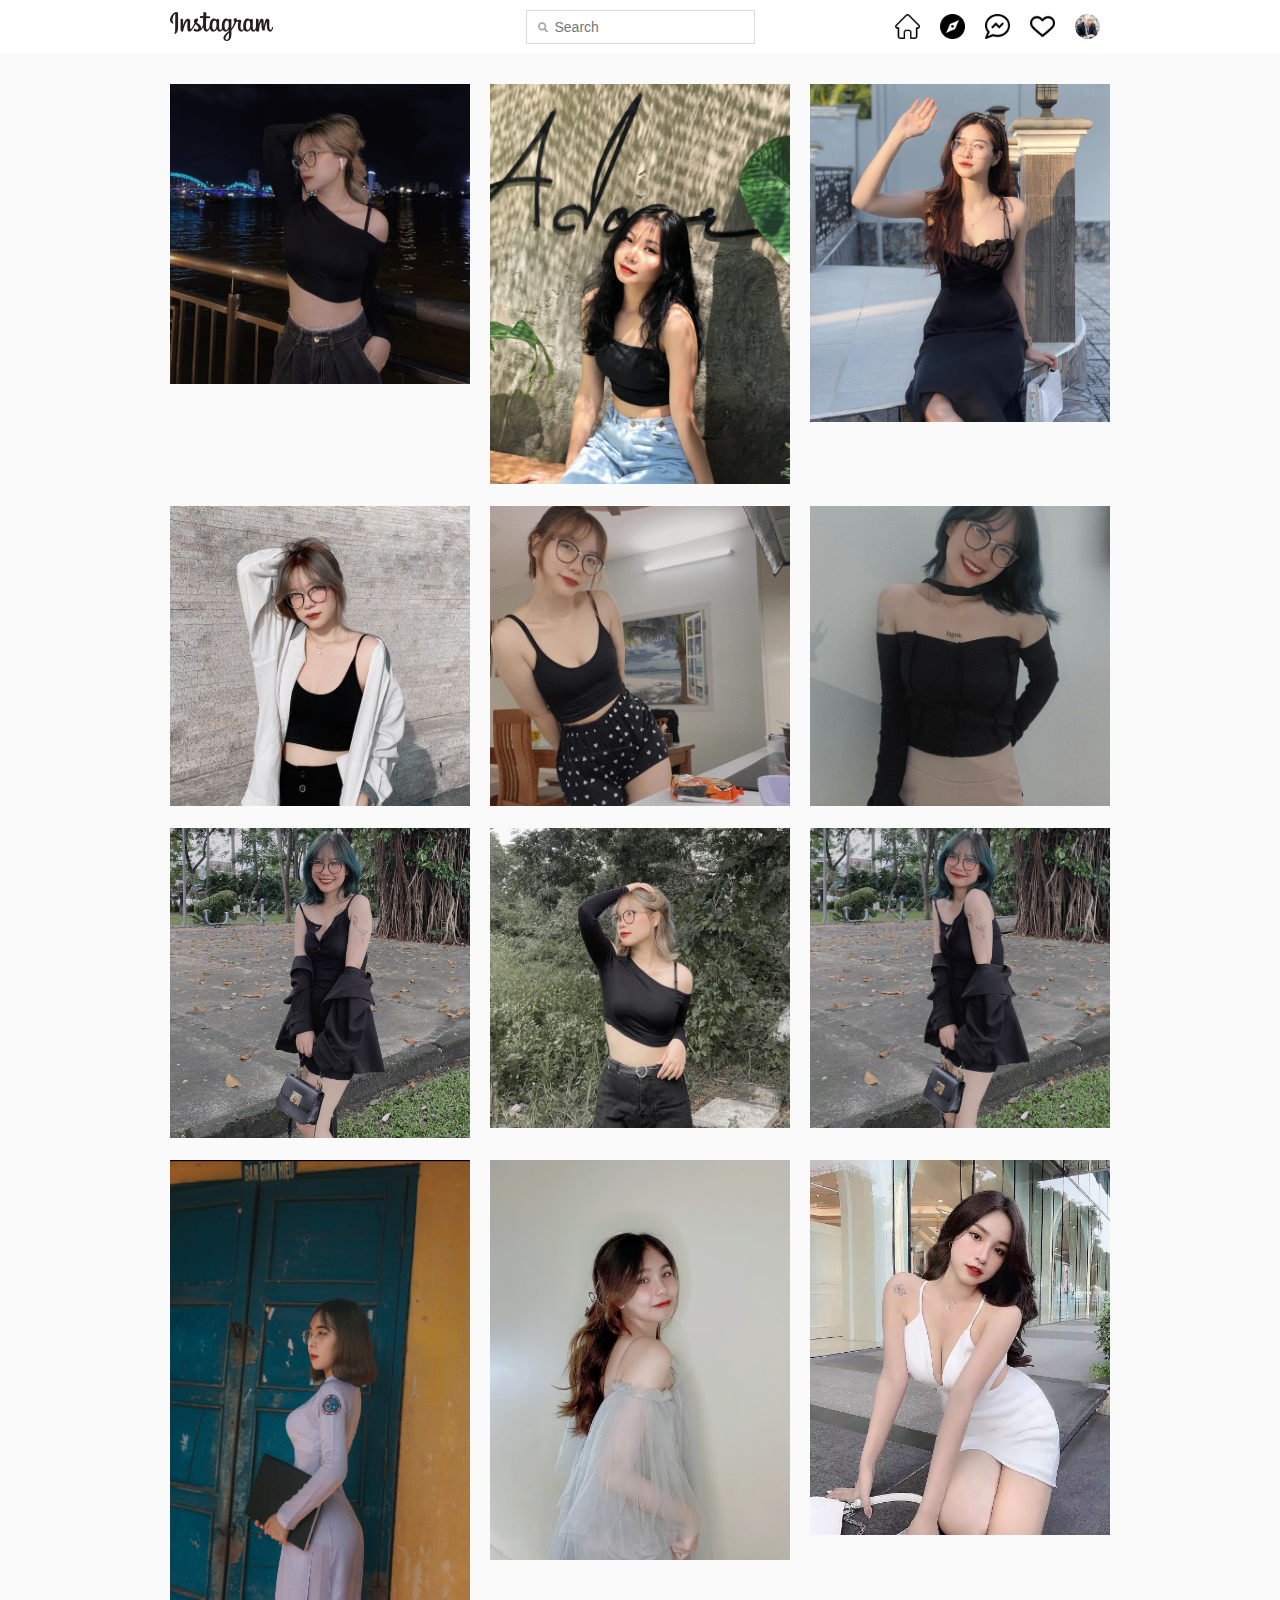
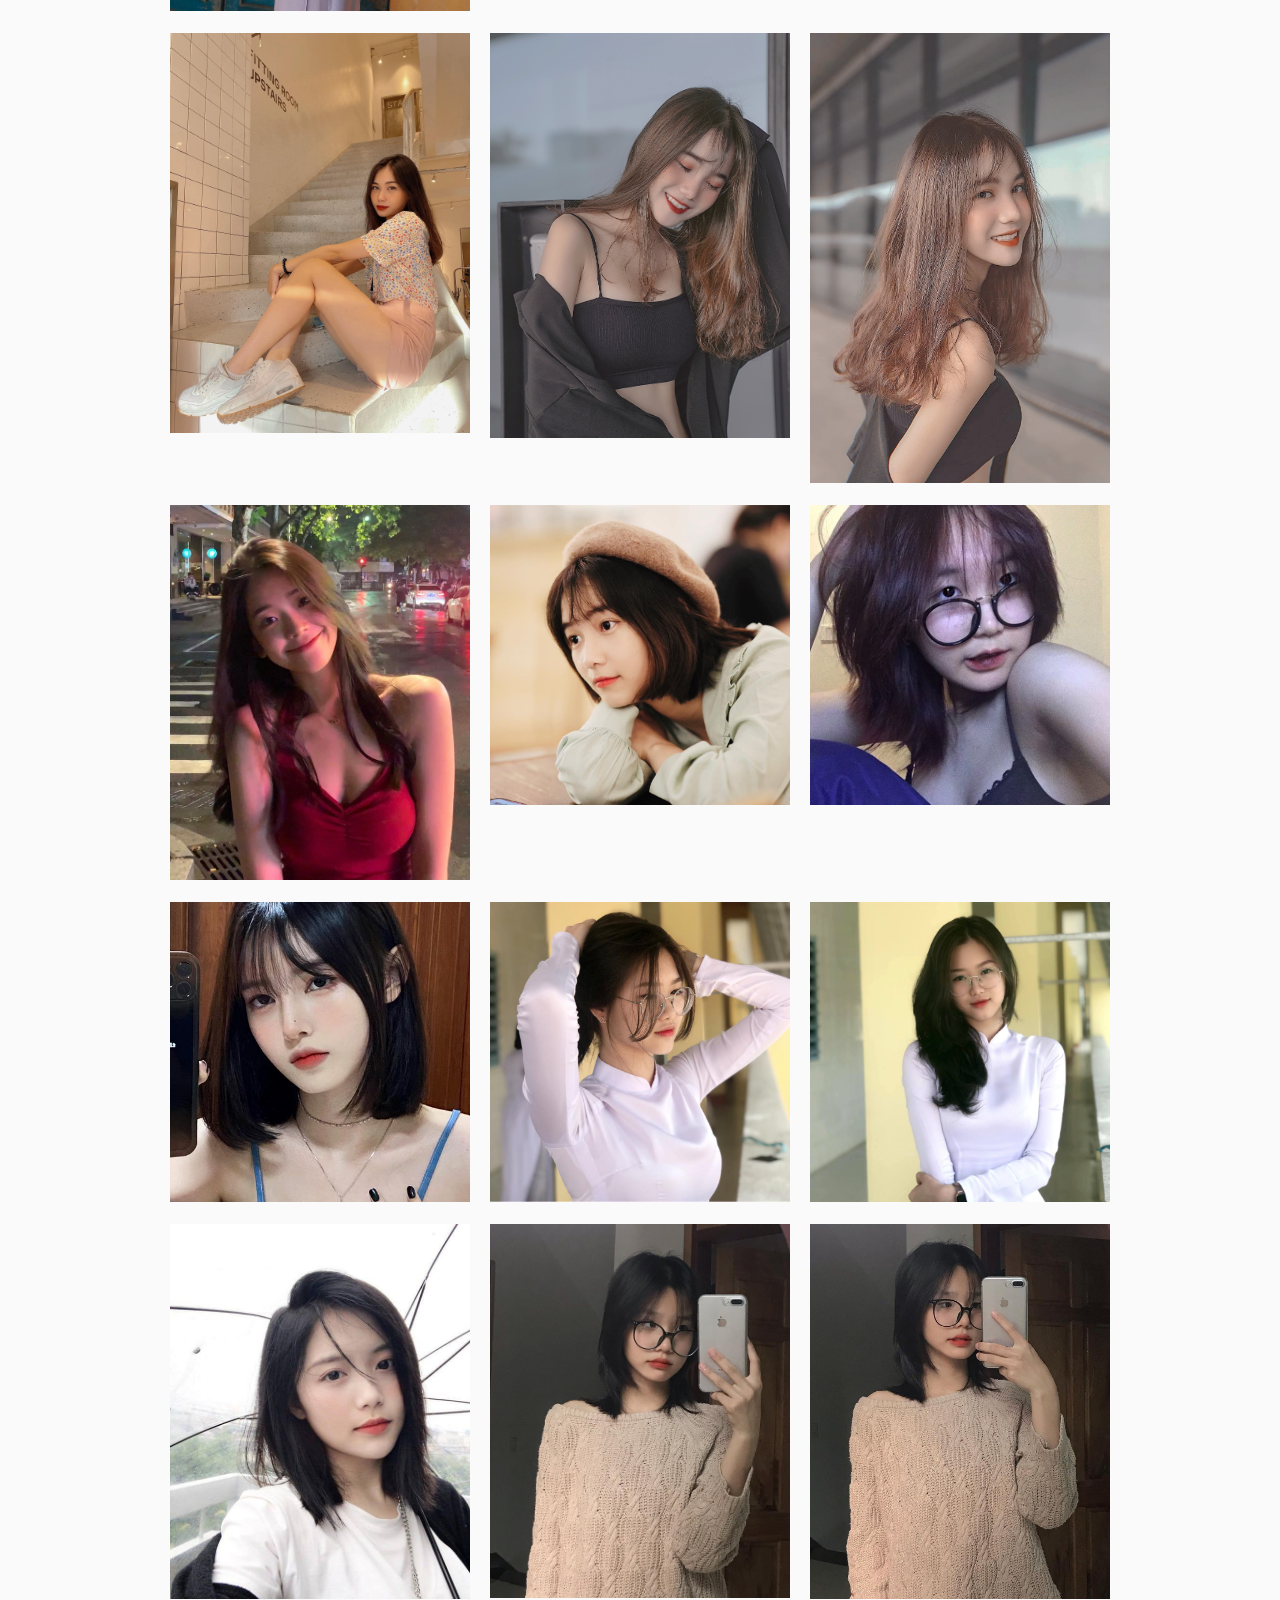
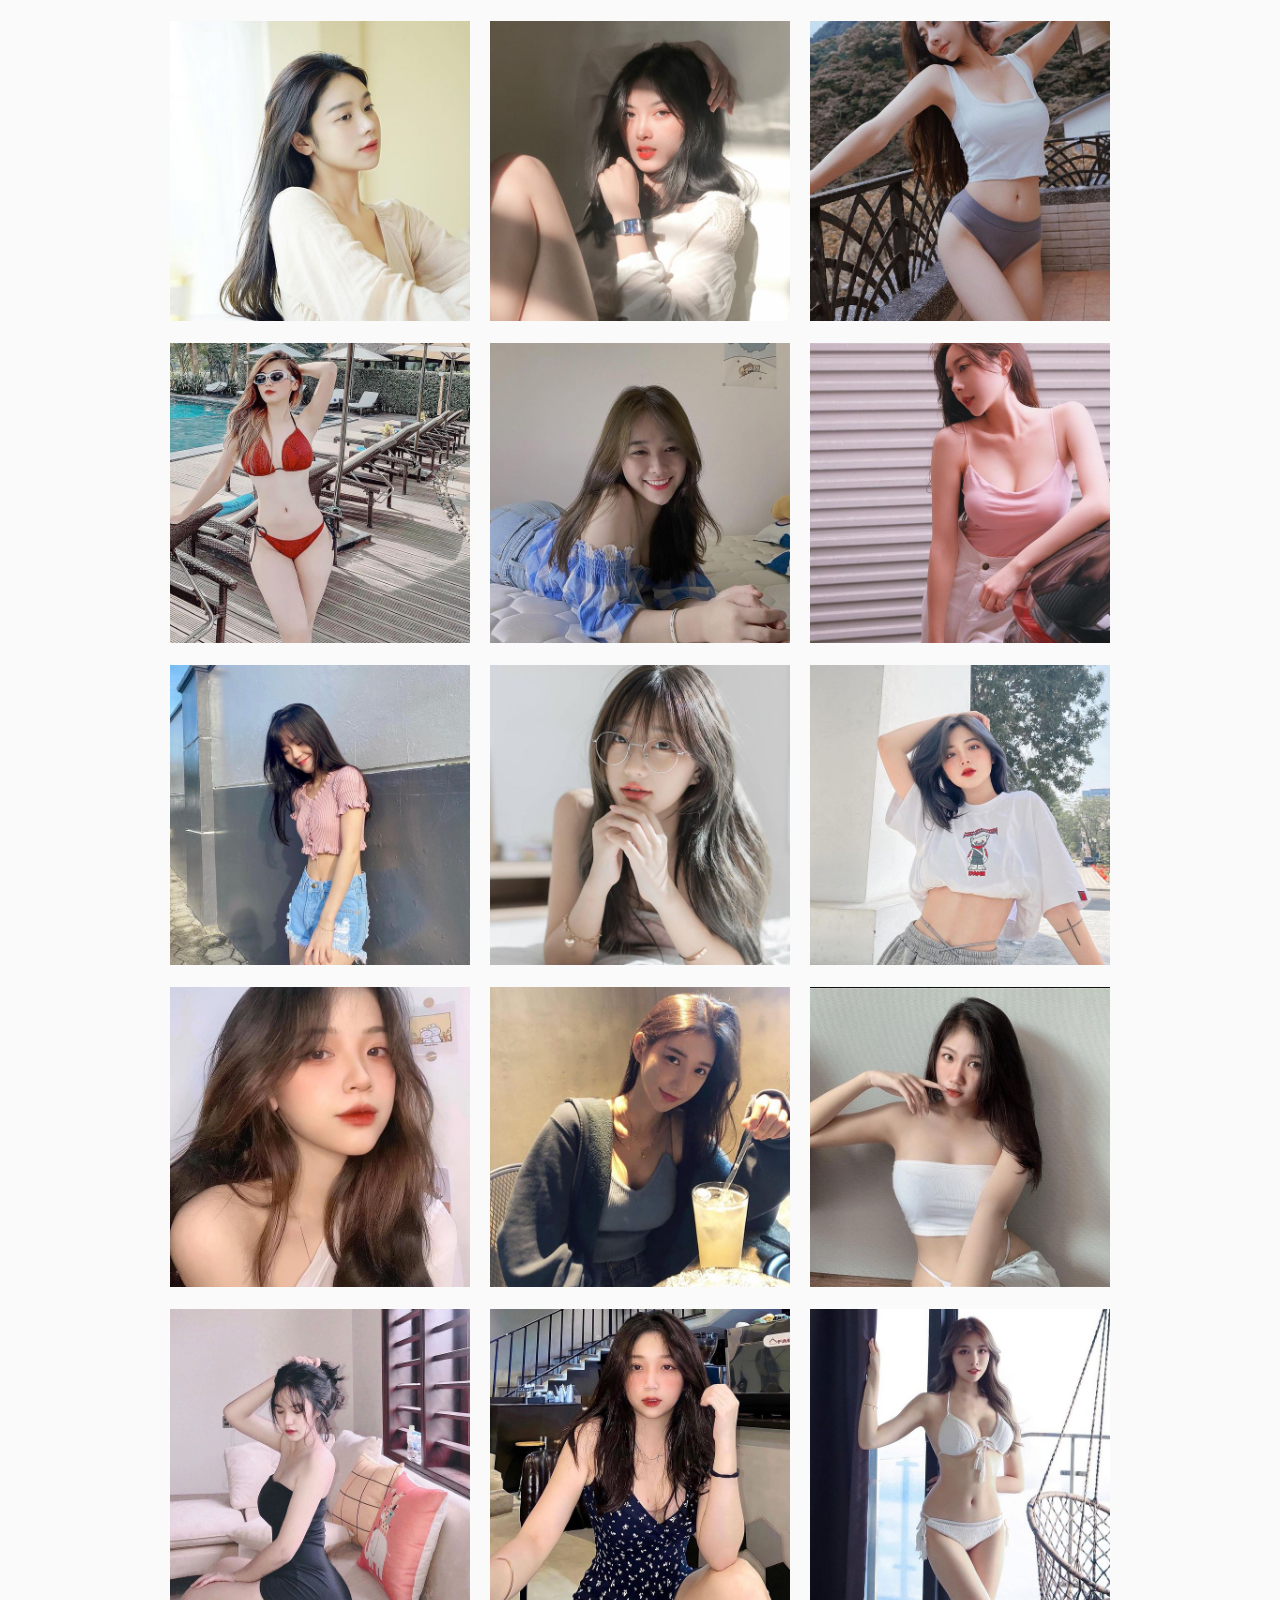
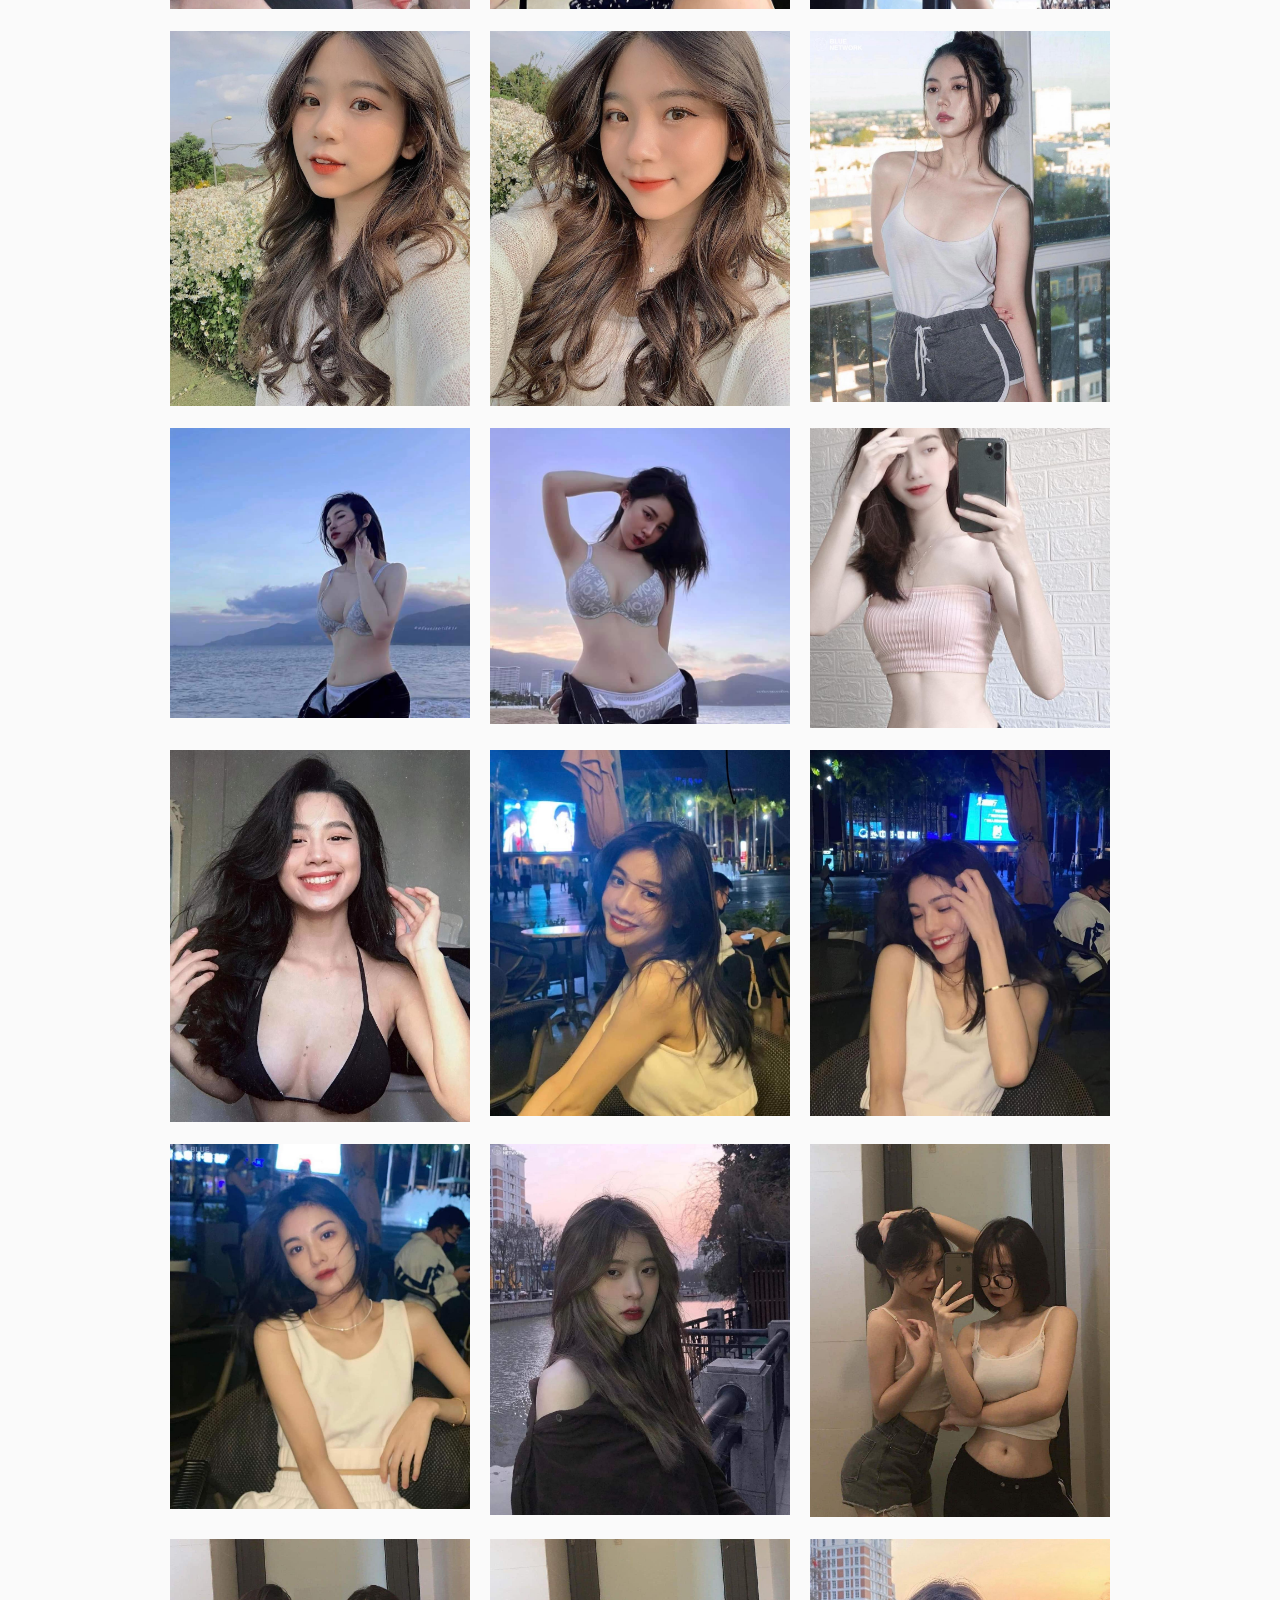
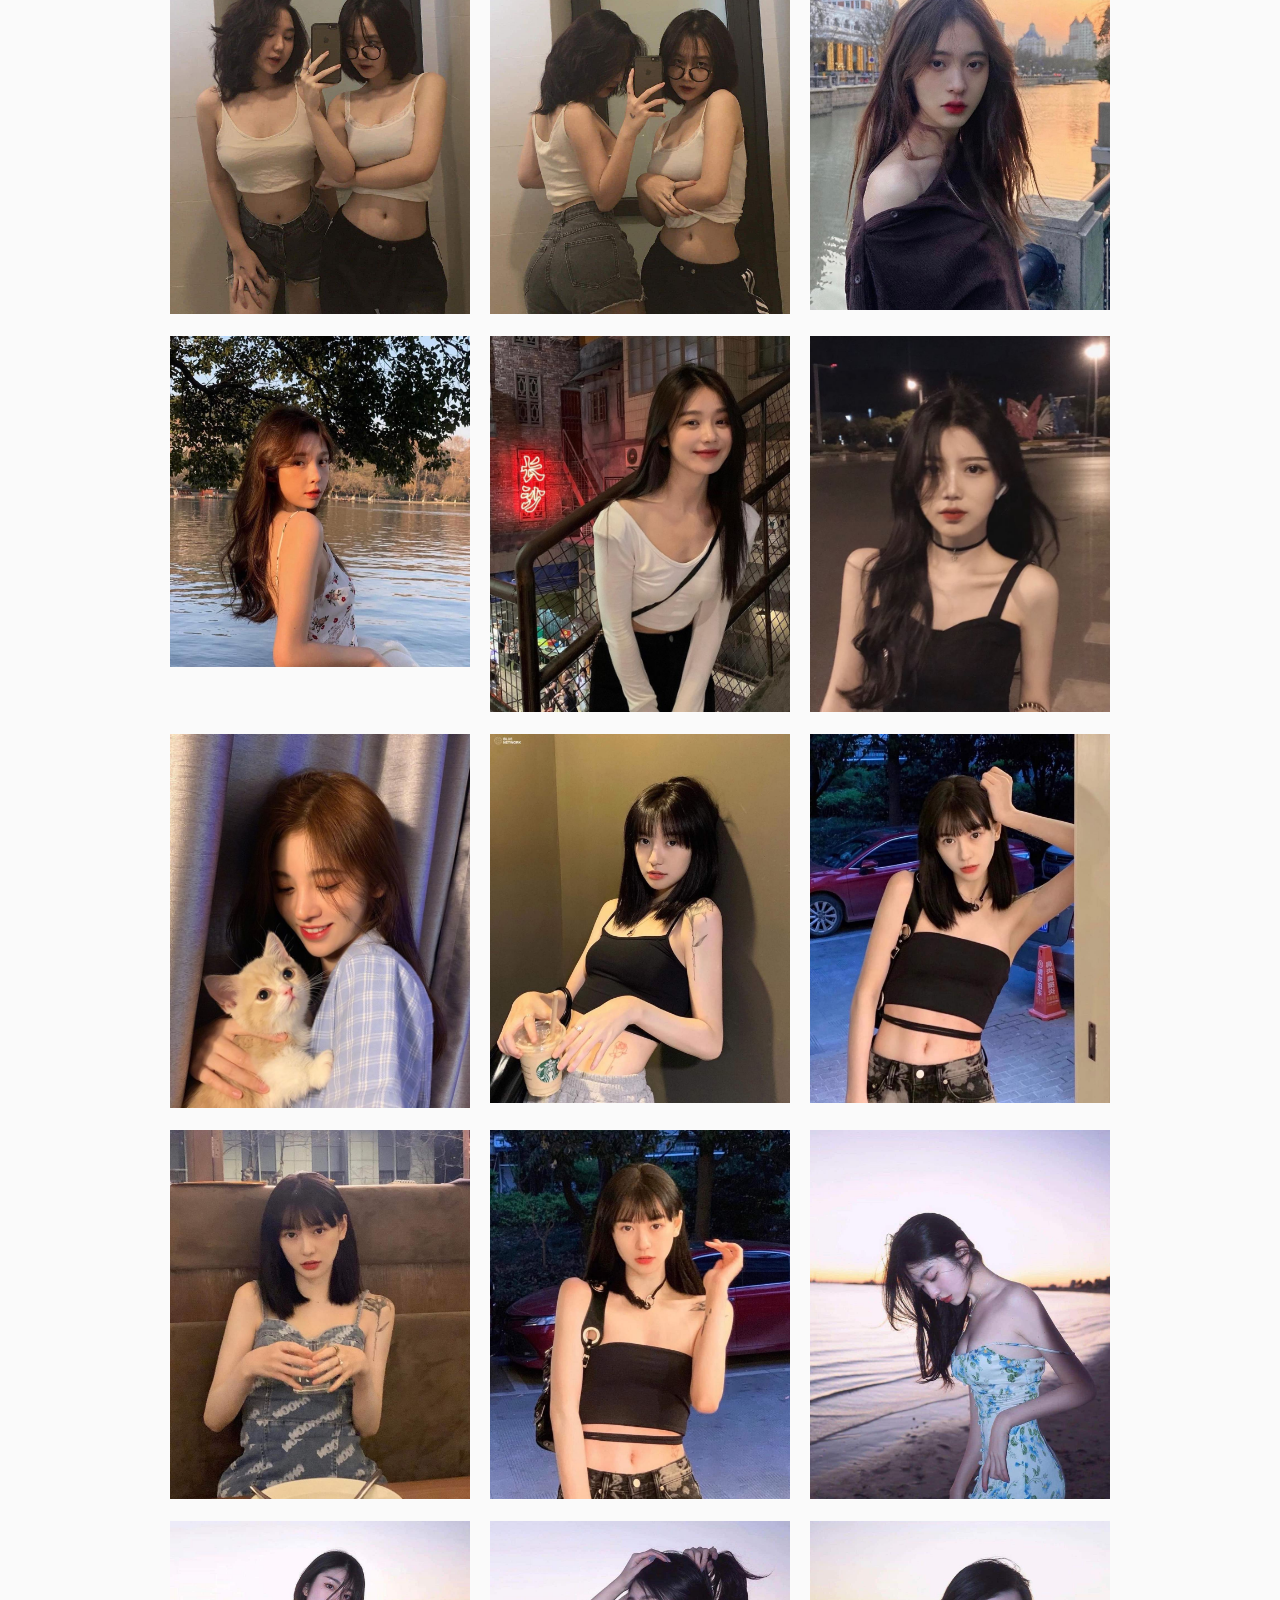
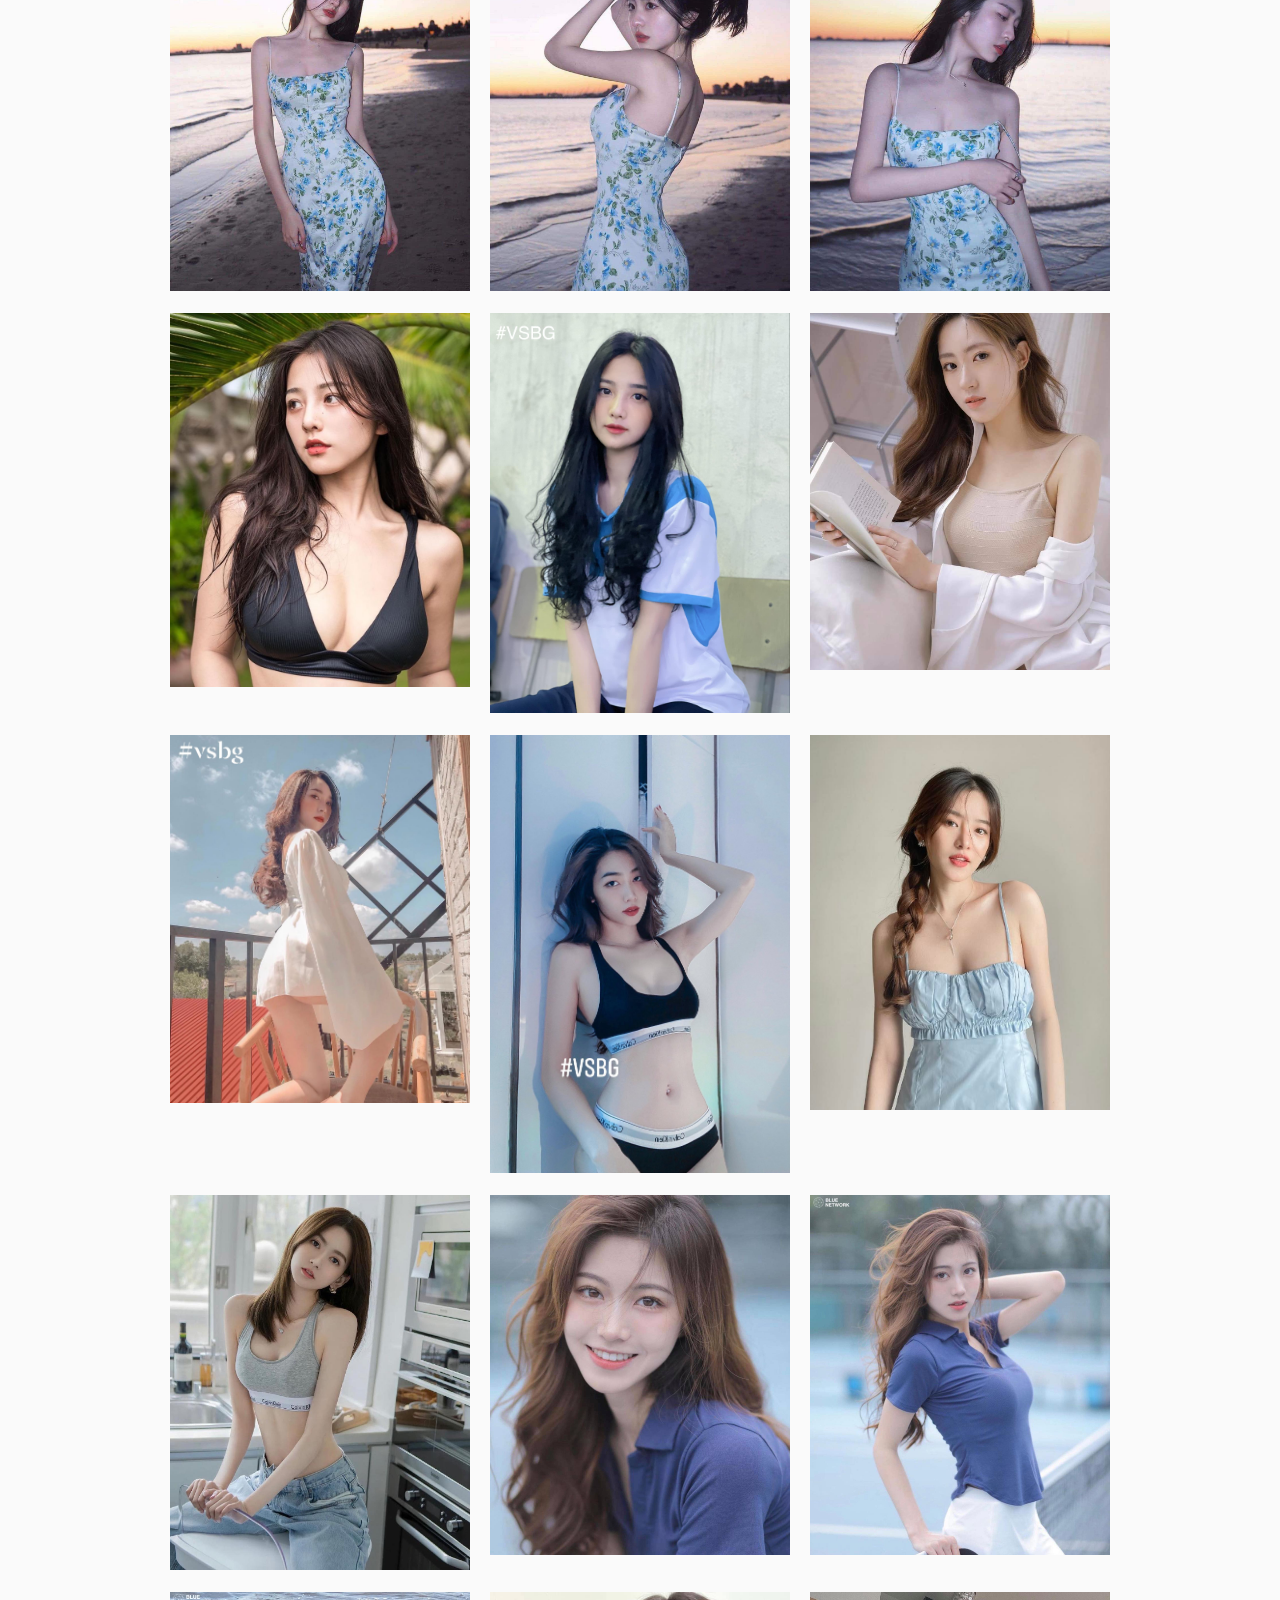
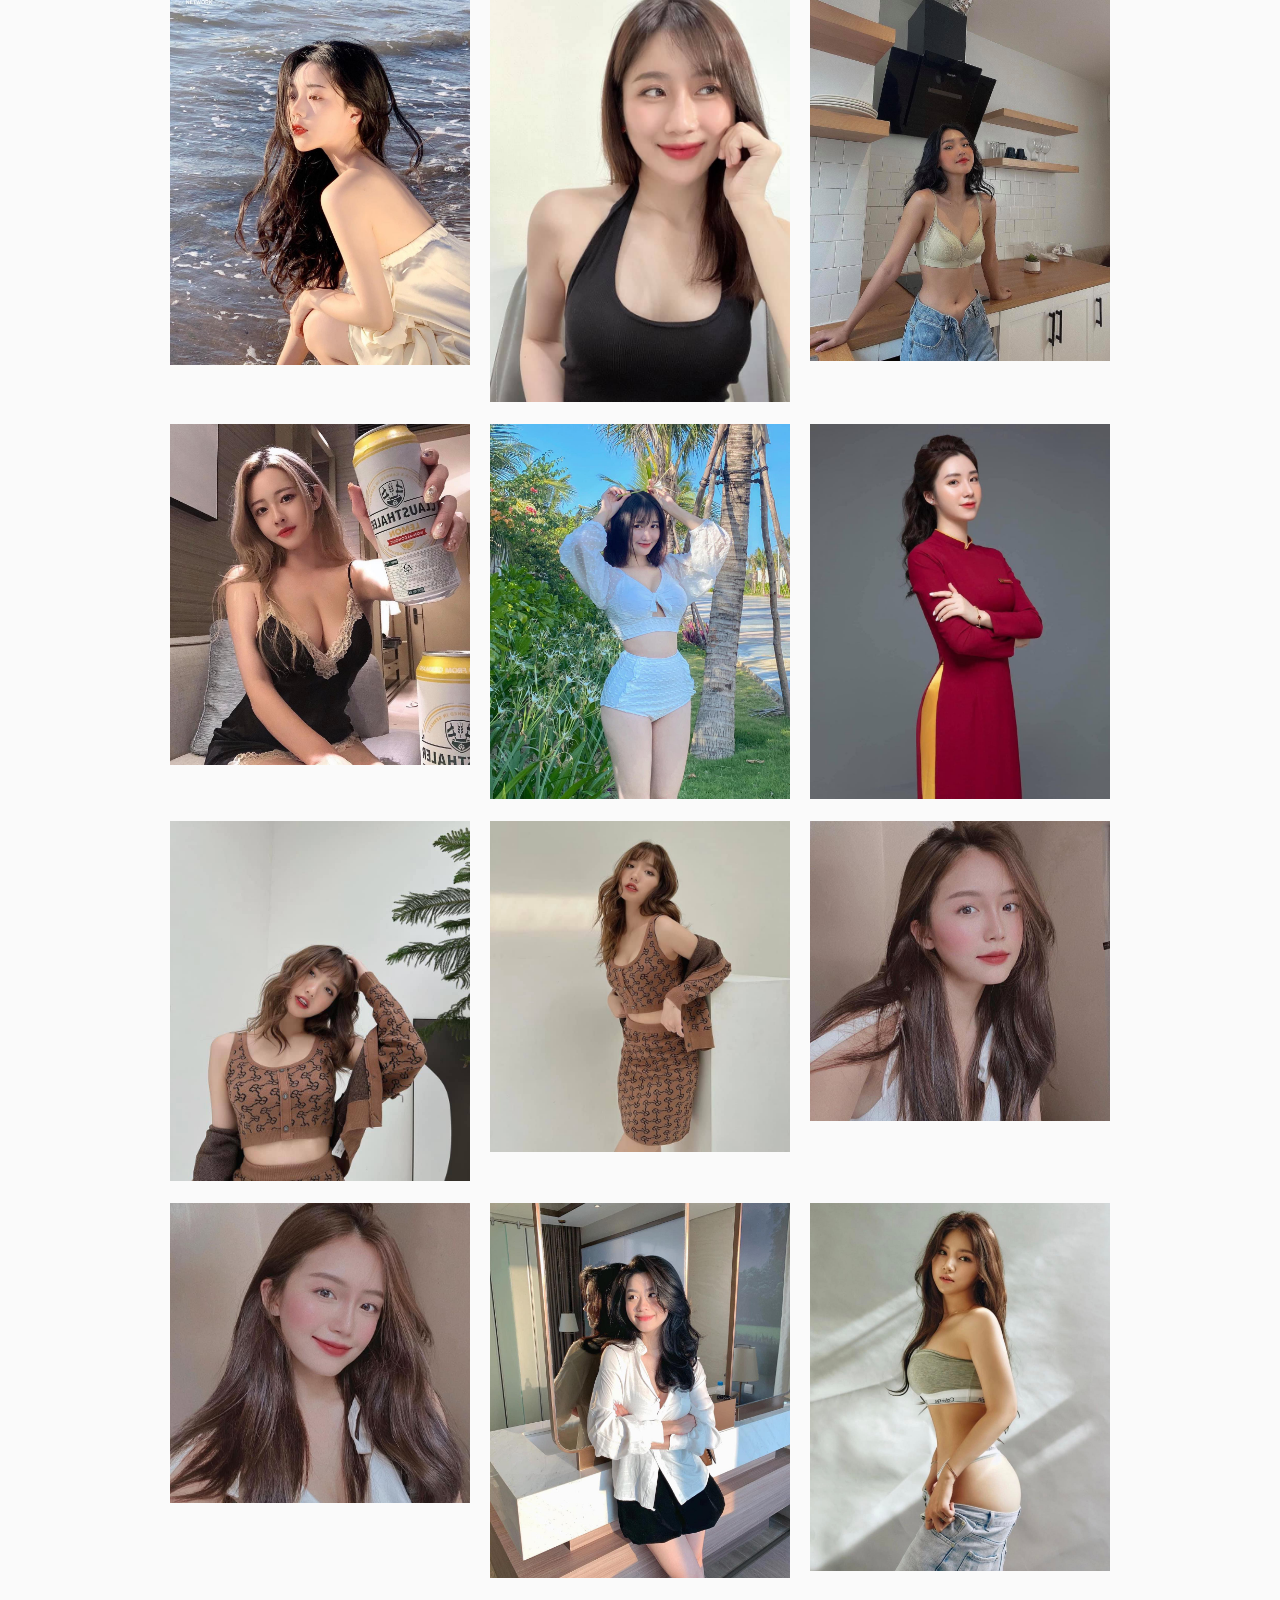
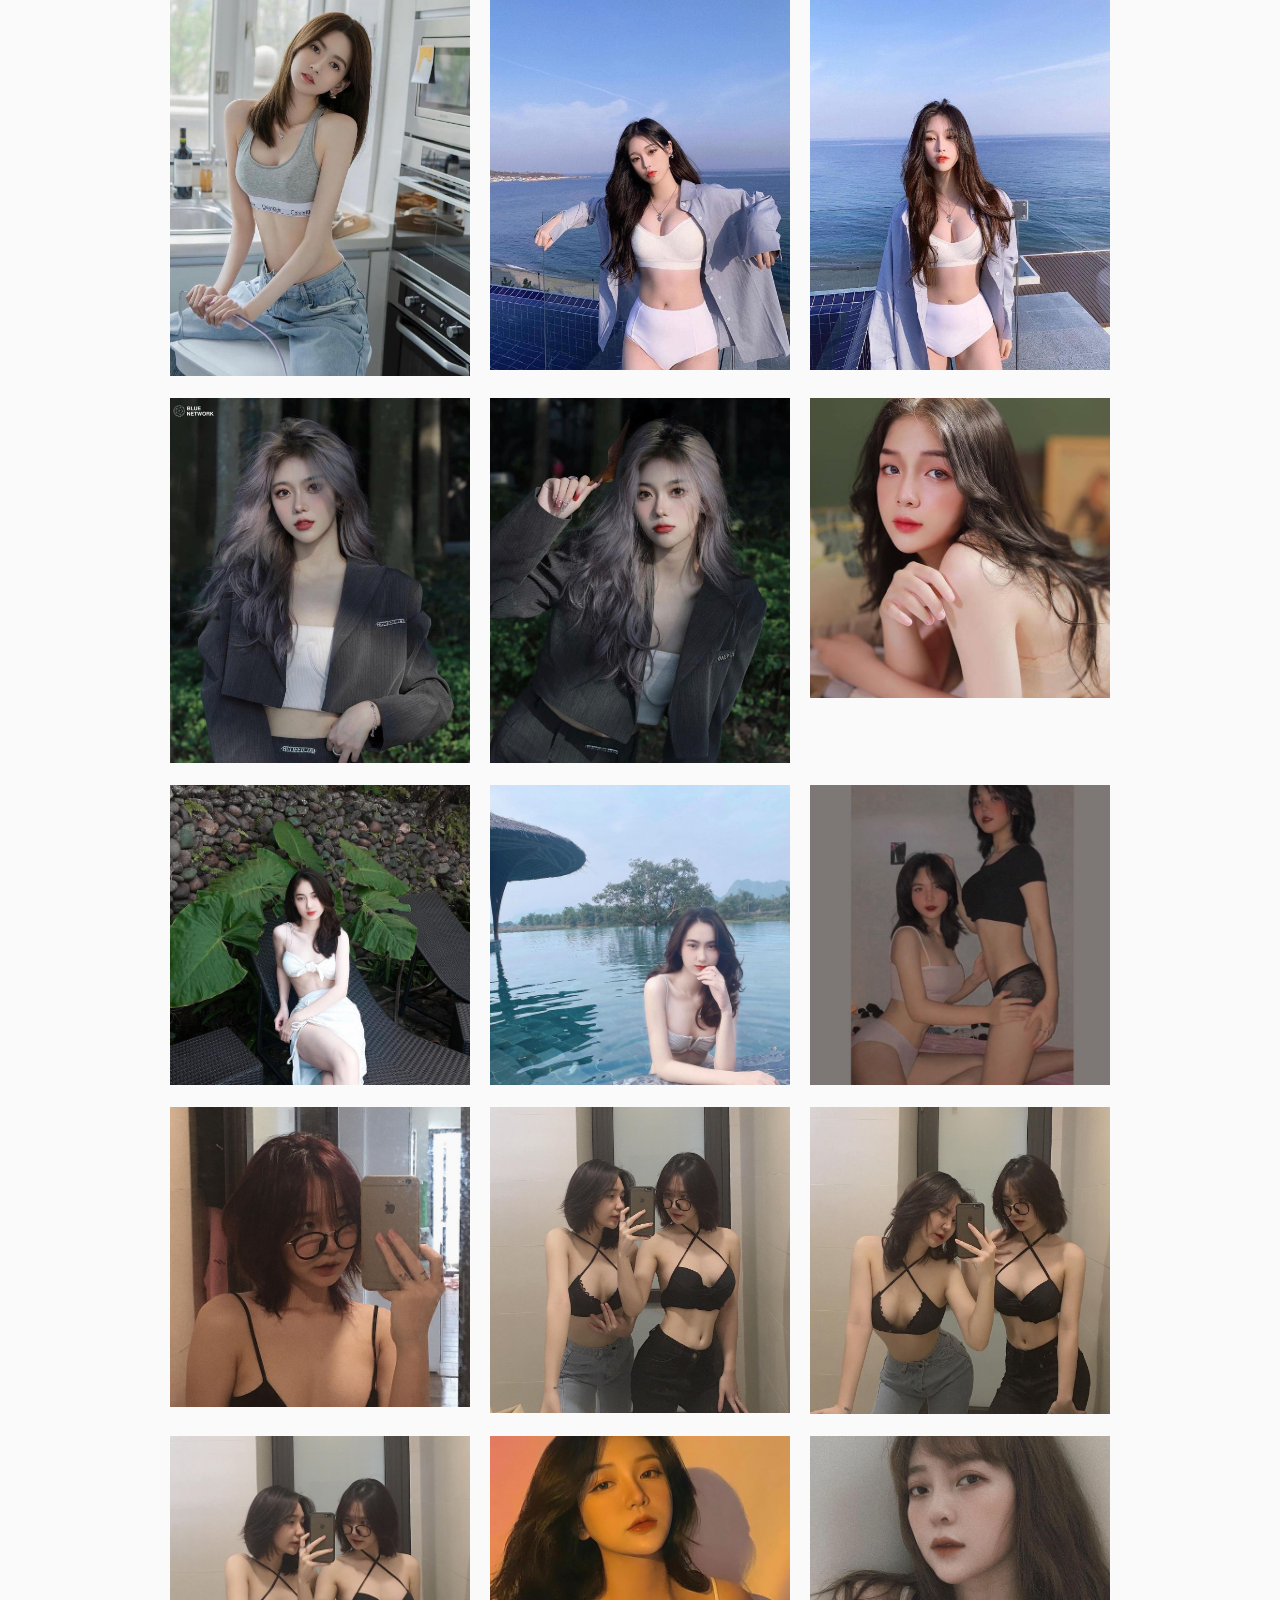
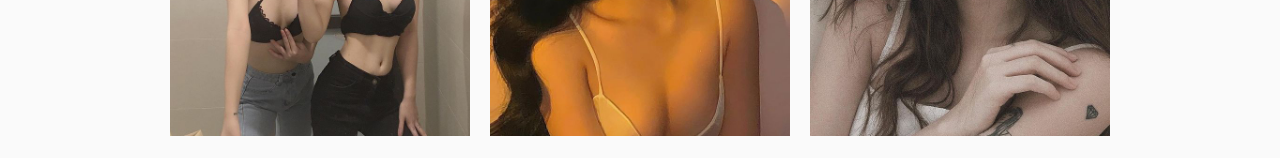
<file: instagram-search.html>
<!DOCTYPE html>
<html lang="en">
<head>
    <meta charset="UTF-8">
    <meta http-equiv="X-UA-Compatible" content="IE=edge">
    <meta name="viewport" content="width=device-width, initial-scale=1.0">
    <title>Instagram</title>
    <link rel="icon" href="./asset/img/icon-insta.png">
    <link rel="preconnect" href="https://fonts.googleapis.com">
    <link rel="preconnect" href="https://fonts.gstatic.com" crossorigin>
    <link href="https://fonts.googleapis.com/css2?family=Roboto:wght@100;400;500;700;900&display=swap" rel="stylesheet">
    <link rel="stylesheet" href="./asset/fontawesome-free-5.15.4-web/css/all.min.css">
    <link rel="stylesheet" href="./css/grid.css">
    <link rel="stylesheet" href="./css/main.css">
</head>
<body>
    
    <div class="page">
        <header>
            <div class="header grid wide">
                <a class="header-titile hide-on-phone" href="#">
                    <img src="./asset/img/instagram.png" alt="instagram">
                </a>
    
                <div class="header-search">
                    <form action="">
                        <div class="header-search-content">
                            <span class="header-search-icon"><i class="fas fa-search"></i></span>
                            <input type="text" placeholder="Search">
    
                            <div class="input__sugesstion">
                                <div class="input__suggestion-header">
                                    <p>Recent</p>
                                </div>
                                <ul class="input__suggestion-container">
                                    <li class="input__suggestion-container-item">
                                        <div>
                                            <img src="./asset/img-idol/fukada4.jpg" alt="">
                                            <p>fukadaEimi_</p>
                                            <i class="fas fa-times"></i>
                                        </div>
                                        <a href="./instagram-page.html" class="input__suggestion-link"></a>
                                    </li>
                                </ul>
                            </div>
                        </div>
                    </form>
                </div>
    
                <!-- <div class="header-navbar">
                    <a href="./index.html" class=" hide-on-phone"><i class="fas fa-home icon-home"></i></a>
                    <a href="#" class=" hide-on-phone"><i class="far fa-compass icon-compass active"></i></a>
                    <a href="#"><i class="fab fa-facebook-messenger"></i></a>
                    <a href="#" class=" hide-on-phone"><i class="far fa-heart"></i></a>
                    <a href="./instagram-page1.html" class=" hide-on-phone"><span class="your-account"><img src="./asset/img-idol/tokuda1.jpg" alt="your account" ></span></a>
                </div> -->

                <div class="header-navbar">
                    <span class= "icon-unhome hide-on-phone active ">
                        <a href="./index.html"><img class="icon-unhome-img" src="./asset/flatIcons/unhome.png" alt=""></a>
                    </span>
                    <span class= "icon-home hide-on-phone">
                        <a href="./index.html"><img class="icon-home-img" src="./asset/flatIcons/home.png" alt=""></a>
                    </span>

                    <span class="icon-uncompass hide-on-phone">
                        <a href="./instagram-search.html"><img class="icon-uncompass-img" src="./asset/flatIcons/uncompass.png" alt=""></a>
                    </span>
                    <span class="icon-compass hide-on-phone active">
                        <a href="./instagram-search.html"><img class="icon-compass-img" src="./asset/flatIcons/compass.png" alt=""></a>
                    </span>  

                    <span class="hide-on-table hide-on-pc"> 
                        <i class="fab fa-facebook-messenger"></i>
                    </span>

                    <span class="icon-message">
                        <a href="#"><img class="icon-message-img" src="./asset/flatIcons/messenger.png" alt=""></a>
                        <div class="mess__main">
                            <span><i class="fas fa-bug"></i>Opp !</span>
                            <p>Your mess invalid :))</p>
                        </div>
                    </span>
                    <span class="icon-unmessage active">
                        <a href="#"><img class="icon-unmessage-img" src="./asset/flatIcons/unmessenger.png" alt=""></a>
                    </span>


                    <span class="icon-unheart hide-on-phone active">
                        <a href="#"><img class="icon-unheart-img" src="./asset/flatIcons/unheart.png" alt=""></a>
                    </span>
                    <span class="icon-heart hide-on-phone">
                        <a href="#"><img class="icon-heart-img" src="./asset/flatIcons/heart.png" alt=""></a>
                        <div class="input__sugesstion show__follow">
                            <div class="input__suggestion-header">
                                <p>Active</p>
                            </div>
                            <ul class="input__suggestion-container">
                                <li class="input__suggestion-container-item">
                                    <div>
                                        <img src="./asset/img-idol/fukada4.jpg" alt="">
                                        <p>fukadaEimi</p>
                                        <button>Following</button>
                                    </div>
                                    <a href="./instagram-page.html" class="input__suggestion-link"></a>
                                </li>
                            </ul>
                        </div>
                    </span>
                    
                    <span class="account-link hide-on-phone">
                        <a href="./instagram-page1.html"><img class="your-account" src="./asset/img-idol/tokuda1.jpg" alt="your account" ></a>
                    </span>
                </div>
            </div>
        </header>

        <div class="container-color ">
            <div class="padding-top ">
                <div class="container-wrapper grid wide">
                    <div class="container active grid wide">
                        <div class="row row--img"></div>
                    </div>
                </div>
            </div>
            
        </div>

        <footer class="hide-on-table hide-on-pc">
            <div class="wrapper">
                <div class="header-navbar">
                    <span class= "icon-unhome active">
                        <a href="./index.html"><img class="icon-unhome-img" src="./asset/flatIcons/unhome.png" alt=""></a>
                    </span>
                    <span class= "icon-home">
                        <a href="./index.html"><img class="icon-home-img" src="./asset/flatIcons/home.png" alt=""></a>
                    </span>

                    <span class="icon-uncompass">
                        <a href="./instagram-search.html" ><img class="icon-uncompass-img" src="./asset/flatIcons/uncompass.png" alt=""></a>
                    </span>
                    <span class="icon-compass active">
                        <a href="./instagram-search.html"><img class="icon-compass-img" src="./asset/flatIcons/compass.png" alt=""></a>
                    </span>  

                    <span class="icon-unheart2 active">
                        <a href="#"><img class="icon-unheart-img2" src="./asset/flatIcons/unheart.png" alt=""></a>
                    </span>
                    <span class="position--relative icon-heart2">
                        <a href="#"><img class="icon-heart-img2" src="./asset/flatIcons/heart.png" alt=""></a>
                        <div class="footer__follow">
                            <div class="input__suggestion-header">
                                <p>Active</p>
                            </div>
                            <ul class="input__suggestion-container">
                                <li class="input__suggestion-container-item">
                                    <div>
                                        <img class="input__suggesstion-img" src="./asset/img-idol/fukada4.jpg" alt="">
                                        <p>fukadaEimi</p>
                                        <button>Following</button>
                                    </div>
                                    <a href="./instagram-page.html" class="input__suggestion-link"></a>
                                </li>
                            </ul>
                        </div>
                    </span>
                    
                    <span class="account-link">
                        <a href="./instagram-page1.html"><img class="your-account" src="./asset/img-idol/tokuda1.jpg" alt="your account" ></a>
                    </span>
                </div>
            </div>
        </footer>
    </div>
    
    <script src="./data/search.js"></script>
    <script src="./index.jsx"></script>
</body>
</html>
</file>
<file: css/grid.css>
.grid {
    width: 100%;
    display: block;
    padding: 0;
}

.grid.wide {
    max-width: 940px;
    margin: 0 auto;
}

.row {
    display: flex;
    flex-wrap: wrap;
    margin-left: -2px;
    margin-right: -2px;
}

.row.no-gutters {
    margin-left: 0;
    margin-right: 0;
}

.col {
    padding-left: 2px;
    padding-right: 2px;
}

.row.no-gutters .col {
    padding-left: 0;
    padding-right: 0;
}

.c-0 {
    display: none;
}

.c-1 {
    flex: 0 0 8.33333%;
    max-width: 8.33333%;
}

.c-2 {
    flex: 0 0 16.66667%;
    max-width: 16.66667%;
}

.c-3 {
    flex: 0 0 25%;
    max-width: 25%;
}

.c-4 {
    flex: 0 0 33.33333%;
    max-width: 33.33333%;
}

.c-5 {
    flex: 0 0 41.66667%;
    max-width: 41.66667%;
}

.c-6 {
    flex: 0 0 50%;
    max-width: 50%;
}

.c-7 {
    flex: 0 0 58.33333%;
    max-width: 58.33333%;
}

.c-8 {
    flex: 0 0 66.66667%;
    max-width: 66.66667%;
}

.c-9 {
    flex: 0 0 75%;
    max-width: 75%;
}

.c-10 {
    flex: 0 0 83.33333%;
    max-width: 83.33333%;
}

.c-11 {
    flex: 0 0 91.66667%;
    max-width: 91.66667%;
}

.c-12 {
    flex: 0 0 100%;
    max-width: 100%;
}

.c-o-1 {
    margin-left: 8.33333%;
}

.c-o-2 {
    margin-left: 16.66667%;
}

.c-o-3 {
    margin-left: 25%;
}

.c-o-4 {
    margin-left: 33.33333%;
}

.c-o-5 {
    margin-left: 41.66667%;
}

.c-o-6 {
    margin-left: 50%;
}

.c-o-7 {
    margin-left: 58.33333%;
}

.c-o-8 {
    margin-left: 66.66667%;
}

.c-o-9 {
    margin-left: 75%;
}

.c-o-10 {
    margin-left: 83.33333%;
}

.c-o-11 {
    margin-left: 91.66667%;
}

/* >= Tablet */
@media (min-width: 740px) {
    .row {
        margin-left: -8px;
        margin-right: -8px;
    }

    .col {
        padding-left: 8px;
        padding-right: 8px;
    }

    .m-0 {
        display: none;
    }

    .m-1,
    .m-2,
    .m-3,
    .m-4,
    .m-5,
    .m-6,
    .m-7,
    .m-8,
    .m-9,
    .m-10,
    .m-11,
    .m-12 {
        display: block;
    }

    .m-1 {
        flex: 0 0 8.33333%;
        max-width: 8.33333%;
    }

    .m-2 {
        flex: 0 0 16.66667%;
        max-width: 16.66667%;
    }

    .m-3 {
        flex: 0 0 25%;
        max-width: 25%;
    }

    .m-4 {
        flex: 0 0 33.33333%;
        max-width: 33.33333%;
    }

    .m-5 {
        flex: 0 0 41.66667%;
        max-width: 41.66667%;
    }

    .m-6 {
        flex: 0 0 50%;
        max-width: 50%;
    }

    .m-7 {
        flex: 0 0 58.33333%;
        max-width: 58.33333%;
    }

    .m-8 {
        flex: 0 0 66.66667%;
        max-width: 66.66667%;
    }

    .m-9 {
        flex: 0 0 75%;
        max-width: 75%;
    }

    .m-10 {
        flex: 0 0 83.33333%;
        max-width: 83.33333%;
    }

    .m-11 {
        flex: 0 0 91.66667%;
        max-width: 91.66667%;
    }

    .m-12 {
        flex: 0 0 100%;
        max-width: 100%;
    }

    .m-o-1 {
        margin-left: 8.33333%;
    }

    .m-o-2 {
        margin-left: 16.66667%;
    }

    .m-o-3 {
        margin-left: 25%;
    }

    .m-o-4 {
        margin-left: 33.33333%;
    }

    .m-o-5 {
        margin-left: 41.66667%;
    }

    .m-o-6 {
        margin-left: 50%;
    }

    .m-o-7 {
        margin-left: 58.33333%;
    }

    .m-o-8 {
        margin-left: 66.66667%;
    }

    .m-o-9 {
        margin-left: 75%;
    }

    .m-o-10 {
        margin-left: 83.33333%;
    }

    .m-o-11 {
        margin-left: 91.66667%;
    }
}

/* PC medium resolution > */
@media (min-width: 1113px) {
    .row {
        margin-left: -10px;
        margin-right: -10px;
    }

    .row.sm-gutter {
        margin-left: -5px;
        margin-right: -5px;
    }

    .col {
        padding-left: 10px;
        padding-right: 10px;
    }

    .row.sm-gutter .col {
        padding-left: 5px;
        padding-right: 5px;
    }

    .l-0 {
        display: none;
    }

    .l-1,
    .l-2,
    .l-2-4,
    .l-3,
    .l-4,
    .l-5,
    .l-6,
    .l-7,
    .l-8,
    .l-9,
    .l-10,
    .l-11,
    .l-12 {
        display: block;
    }

    .l-1 {
        flex: 0 0 8.33333%;
        max-width: 8.33333%;
    }

    .l-2 {
        flex: 0 0 16.66667%;
        max-width: 16.66667%;
    }

    .l-2-4 {
        flex: 0 0 20%;
        max-width: 20%;
    }

    .l-3 {
        flex: 0 0 25%;
        max-width: 25%;
    }

    .l-4 {
        flex: 0 0 33.33333%;
        max-width: 33.33333%;
    }

    .l-5 {
        flex: 0 0 41.66667%;
        max-width: 41.66667%;
    }

    .l-6 {
        flex: 0 0 50%;
        max-width: 50%;
    }

    .l-7 {
        flex: 0 0 58.33333%;
        max-width: 58.33333%;
    }

    .l-8 {
        flex: 0 0 66.66667%;
        max-width: 66.66667%;
    }

    .l-9 {
        flex: 0 0 75%;
        max-width: 75%;
    }

    .l-10 {
        flex: 0 0 83.33333%;
        max-width: 83.33333%;
    }

    .l-11 {
        flex: 0 0 91.66667%;
        max-width: 91.66667%;
    }

    .l-12 {
        flex: 0 0 100%;
        max-width: 100%;
    }

    .l-o-1 {
        margin-left: 8.33333%;
    }

    .l-o-2 {
        margin-left: 16.66667%;
    }

    .l-o-3 {
        margin-left: 25%;
    }

    .l-o-4 {
        margin-left: 33.33333%;
    }

    .l-o-5 {
        margin-left: 41.66667%;
    }

    .l-o-6 {
        margin-left: 50%;
    }

    .l-o-7 {
        margin-left: 58.33333%;
    }

    .l-o-8 {
        margin-left: 66.66667%;
    }

    .l-o-9 {
        margin-left: 75%;
    }

    .l-o-10 {
        margin-left: 83.33333%;
    }

    .l-o-11 {
        margin-left: 91.66667%;
    }
}

/* Tablet - PC low resolution */
@media (min-width: 740px) and (max-width: 1023px) {
    .wide {
        width: 644px;
    }
}

/* > PC low resolution */
@media (min-width: 1024px) and (max-width: 1239px) {
    .wide {
        width: 984px;
    }

    .wide .row {
        margin-left: -6px;
        margin-right: -6px;
    }

    .wide .row.sm-gutter {
        margin-left: -5px;
        margin-right: -5px;
    }

    .wide .col {
        padding-left: 6px;
        padding-right: 6px;
    }

    .wide .row.sm-gutter .col {
        padding-left: 5px;
        padding-right: 5px;
    }

    .wide .l-0 {
        display: none;
    }

    .wide .l-1,
    .wide .l-2,
    .wide .l-2-4,
    .wide .l-3,
    .wide .l-4,
    .wide .l-5,
    .wide .l-6,
    .wide .l-7,
    .wide .l-8,
    .wide .l-9,
    .wide .l-10,
    .wide .l-11,
    .wide .l-12 {
        display: block;
    }

    .wide .l-1 {
        flex: 0 0 8.33333%;
        max-width: 8.33333%;
    }

    .wide .l-2 {
        flex: 0 0 16.66667%;
        max-width: 16.66667%;
    }

    .wide .l-2-4 {
        flex: 0 0 20%;
        max-width: 20%;
    }

    .wide .l-3 {
        flex: 0 0 25%;
        max-width: 25%;
    }

    .wide .l-4 {
        flex: 0 0 33.33333%;
        max-width: 33.33333%;
    }

    .wide .l-5 {
        flex: 0 0 41.66667%;
        max-width: 41.66667%;
    }

    .wide .l-6 {
        flex: 0 0 50%;
        max-width: 50%;
    }

    .wide .l-7 {
        flex: 0 0 58.33333%;
        max-width: 58.33333%;
    }

    .wide .l-8 {
        flex: 0 0 66.66667%;
        max-width: 66.66667%;
    }

    .wide .l-9 {
        flex: 0 0 75%;
        max-width: 75%;
    }

    .wide .l-10 {
        flex: 0 0 83.33333%;
        max-width: 83.33333%;
    }

    .wide .l-11 {
        flex: 0 0 91.66667%;
        max-width: 91.66667%;
    }

    .wide .l-12 {
        flex: 0 0 100%;
        max-width: 100%;
    }

    .wide .l-o-1 {
        margin-left: 8.33333%;
    }

    .wide .l-o-2 {
        margin-left: 16.66667%;
    }

    .wide .l-o-3 {
        margin-left: 25%;
    }

    .wide .l-o-4 {
        margin-left: 33.33333%;
    }

    .wide .l-o-5 {
        margin-left: 41.66667%;
    }

    .wide .l-o-6 {
        margin-left: 50%;
    }

    .wide .l-o-7 {
        margin-left: 58.33333%;
    }

    .wide .l-o-8 {
        margin-left: 66.66667%;
    }

    .wide .l-o-9 {
        margin-left: 75%;
    }

    .wide .l-o-10 {
        margin-left: 83.33333%;
    }

    .wide .l-o-11 {
        margin-left: 91.66667%;
    }
}
</file>
<file: css/main.css>
*{
    padding: 0;
    margin: 0;
    box-sizing: border-box;
}
:root {
    --header-height : 5.4rem ;
    --footer-height : 6rem ;
    --padding-header-right: 2.4rem ;
}
html{
    font-size: 62.5%;
    scroll-behavior: smooth;
    font-family: 'Roboto', sans-serif;
}
.padding-top {
    padding-top: 3rem;
}
.page {
    overflow: hidden;
}
.btn {
    background-color: #fff;
    border: 1px solid #dbdbdb;
    color: #333;
    font-weight: 700;
    border-radius: 5px;
    font-size: 15px;
    cursor: pointer;
}
video{
    width: 100% ;
    object-fit: contain;
}
.icon-heart--unlike ,
.icon-heart--like ,
.icon-bookmark--none ,
.icon-bookmark--save ,
.icon-play ,
.icon-pause ,
.icon-volume-up ,
.icon-volume-mute ,
.icon-ellipsis ,
.icon-home ,
.icon-unhome ,
.icon-compass ,
.icon-uncompass ,
.icon-heart ,
.icon-unheart ,
.icon-message ,
.icon-unmessage ,
.icon-heart2 ,
.icon-unheart2 {
    display: none;
}

.icon-play ,
.icon-pause ,
.icon-volume-up ,
.icon-volume-mute ,
.icon-ellipsis {
    padding: 10px;
}
img.icon-home {
    width: 22px;
}
.icon-times {
    color: #fff;
    position: absolute;
    top: 0;
    right: 0;
    padding: 10px 15px;
    margin: 10px;
    z-index: 1;
    font-size: 2.5rem;
}
.size--m {
    font-size: 1.8rem;
    padding: 5px 9px;
}

.icon-heart--unlike.active ,
.icon-bookmark--none.active ,
.icon-volume-up.active ,
.icon-volume-mute.active ,
.icon-play.active ,
.icon-pause.active ,
.icon-ellipsis.active ,
.icon-home.active ,
.icon-unhome.active ,
.icon-compass.active ,
.icon-uncompass.active ,
.icon-heart.active ,
.icon-unheart.active ,
.icon-message.active ,
.icon-unmessage.active ,
.icon-heart2.active ,
.icon-unheart2.active { 
    display: inline-block ;
}
.icon-heart--like.active {
    display: inline-block ;
    color: #ee5460 ;
}
.icon-bookmark--save.active {
    display: inline-block ;
    color: #262626 ;
}
.btn + .btn {
    margin: 10px;
}
.btn.btn-message {
    padding: 0 15px;
    margin: 10px 10px 10px 0;
}
.line {
    border-bottom: 1px solid #dbdbdb;
}
.page > header {
    position: fixed;
    background-color: #fff;
    width: 100%;
    z-index: 2;
}
.header {
    display: flex;
    justify-content: space-between;
    align-items: center;
    height: var(--header-height);
    position: relative;
}
/* header */
.header .header-titile {
    flex: 1;
    user-select: none;
    -webkit-user-select: none;
    -webkit-tap-highlight-color: transparent;
    outline: none;
}
.header-search .header-search-content {
    position: relative;
    display: flex;
    justify-content: center;
    align-items: center;
}
.header-search-content .header-search-icon {
    font-size: 10px;
    color: #a5a7aa;
    position: absolute;
    left: 12px;
}
.header-search-content input {
    font-size: 14px;
    border: 1px solid #dbdbdb;
    padding: 4px 12px 4px 28px;
    outline: none;
}
.header-navbar {
    flex: 1;
    display: flex;
    justify-content: flex-end;
    align-items: center;
    height: var(--header-height);
    width: 100%;
    overflow: hidden;
}
.header-navbar > span {
    width: 45px;
    padding: 10px;
}
.your-account {
    border-radius: 50%;
}
.header-navbar a > img {
    width: 100%;
}
.header-navbar a {
    width: 100%;
    text-decoration: none;
    user-select: none;
    -webkit-user-select: none;
    -webkit-tap-highlight-color: transparent;
}
/* info header*/
.container-color {
    background-color: #fafafa;
    margin-top: var(--header-height);
}
.info header {
    padding: 25px 30px;
    display: flex;
}
.info-avatar {
    display: flex;
    justify-content: center;
    align-items: center;
    min-width: 30rem;
    margin-right: 30px;
}
.info-avatar .avatar {
    width: 16.5rem;
    border-radius: 50%;
}
.info-container {
    flex: 1;
}
.info-btn--cover {
    display: flex;
}
.info-container-line {
    display: flex;
    align-items: center;
    margin-bottom: 2rem;
}
.info-container-line .content {
    font-size: 18px;
    margin-right: 4rem;
    color: #26262c;
    cursor: pointer;
}
.info-container-line .number {
    font-weight: 600;
}
.info-container-line .name {
    font-size: 2.8rem;
    margin-right: 15px;
}
.info-container-line .etc {
    font-size: 18px;
    margin-left: 10px;
    color: #262626;
    cursor: pointer;
}
.info-container .full-name {
    font-size: 1.7rem;
    color: #333;
    font-weight: 600;
    margin-bottom: 15px;
}
.info-container .link-fb {
    text-decoration: none;
    color: #003770;
    font-size: 15px;
    font-weight: 600;
}
.info-container p {
    color: #8e8e91;
    font-size: 1.2rem;
    cursor: pointer;
    margin-top: 1.4rem;
}
.info-container .relate-follow {
    color: #110d0d;
    font-weight: 500;
    text-decoration: none;
}
/* input */
.header-search-content input:focus ~ .input__sugesstion{
    display: block;
}
.input__sugesstion::before {
    content: "";
    display: block;
    position: absolute;
    border-style: dashed;
    border-width: 28px 140px;
    border-color: transparent;
    left: 0;
    top: -25px;
    z-index: 2;
}
.input__sugesstion {
    display: none;
    width: 335px;
    max-height: 370px;
    background-color: #fff;
    z-index: 1;
    position: absolute;
    top: var(--header-height) ;
    box-shadow: 0 0 5px #c9c8c8;
    overflow-y: auto;
}
.input__suggestion-header {
    height: 2.2rem;
    display: flex;
    align-items: center;
    margin: 0 16px;
    padding-top: 12px;
}
.input__suggestion-header p {
    font-size: 16px;
    font-weight: 600;
}
.input__suggestion-container {
    padding: 15px 0;
}
.input__suggestion-container-item:hover{
    background-color: #fafafa;
}
.input__suggestion-container-item {
    position: relative;
}
.input__suggestion-container-item div {
    text-decoration: none;
    width: 100%;
    font-size: 14px;
    color: #333;
    font-weight: 600;
    display: flex;
    justify-content: space-between;
    align-items: center;
    padding: 8px 16px;
    height: 56px;
}
.input__suggestion-container-item .input__suggestion-link {
    height: 56px;
    width: 100%;
    position: absolute;
    top: 0;
    user-select: none;
    -webkit-user-select: none;
    -webkit-tap-highlight-color: transparent;
}
.input__suggestion-container-item p {
    flex: 1;
    display: flex;
    align-items: center;
    padding: 0 12px;
}
.input__suggestion-container-item img {
    width: 40px;
    border-radius: 50%;
}
.input__suggestion-container-item button {
    font-size: 1.4rem;
    padding: 5px 10px;
    color: #fff;
    background-color: #0195f6;
    border-radius: 5px;
    border: 1px solid transparent;
    outline: none;
    text-decoration: none;
}
/* phan story instagram */
.story__list-border {
    border: 1px solid #dbdbdb;
    background-color: #fff;
    max-width: 612px;
    margin: 25px 0;
    position: relative;
    overflow-x: auto;
}
.story__list-border::-webkit-scrollbar{
    display: none;
}
.story__list-border .story__list {
    margin: 0;
}
.story__list-border .story__item-pagraph {
    font-size: 12px;
    margin-top: 8px;
    color: #575757;
    font-weight: 500;
}
.story__list {
    display: flex;
    list-style: none;
    margin: 3rem 0;
}
.story--pre {
    font-size: 25px;
    position: absolute;
    left: 0;
    top: 50%;
    z-index: 1;
    opacity: 0.5;
}
.story--next {
    font-size: 25px;
    position: absolute;
    right: 0;
    top: 50%;
    z-index: 1;
    opacity: 0.5;
}
.story--pre:hover ,
.story--next:hover {
    opacity: 1;
}
.story__list::-webkit-scrollbar {
    display: none;
}
.story__item {
    width: 11rem;
    padding: 10px 25px;
    flex-shrink: 0;
}
.story__item .story__item-pagraph {
    font-size: 15px;
    font-weight: 600;
    margin-top: 15px;
    text-align: center;
    -webkit-box-orient: vertical;
    -webkit-line-clamp: 2;
    user-select: none;
    -webkit-user-select: none;
    -webkit-tap-highlight-color: transparent;
}
.story__item .story__item-img {
    width: 100%;
    border-radius: 50%;
}
/* phan xem anh trong container */
.cover{
    position: fixed;
    left: 0;
    right: 0;
    bottom: 0;
    top: 0;
    background-color: rgba(0,0,0,0.8) ;
    z-index: 2;
    display: flex;
    justify-content: space-between;
    align-items: center;
}
.cover .image img{
    max-width: 57rem;
    width: 100%;
    object-fit: contain;
}
.cover .image-pre, 
.cover .image-next {
    font-size: 3.5rem;
    color: #fff;
    margin: 1.5rem;
    padding: 1rem;
}
.user {
    display: flex;
    justify-content: center;
    flex: 1;
}
.user-comment {
    width: 400px;
    background-color: #fff;
    border-top-right-radius: 5px;
    border-bottom-right-radius: 5px;
    position: relative;
    height: 100%;
}
.user-comment header {
    border-bottom: 1px solid #efefef;
    height: 80px;
    display: flex;
    align-items: center;
    font-size: 15px;
    padding: 0 15px;
}
.user-comment header .user-header-img {
    width: 35px;
    border-radius: 50%;
    cursor: pointer;
}
.user-comment header .etc {
    color: #494949;
    cursor: pointer;
}
.user-header-info {
    flex: 1;
    margin: 0 15px;
}
.user-header-info span {
    color: #262626;
    font-weight: 600;
    cursor: pointer;
}
.user-header-info a {
    color: #262626;
    font-weight: 600;
    text-decoration: none;
    cursor: pointer;
}
.user-header-info a:hover {
    text-decoration: underline;
}
.user-header-info p {
    font-weight: 400;
    color: #494949;
    font-size: 13px;
    cursor: pointer;
}
.user-comment footer {
    position: absolute;
    bottom: 0;
    width: 100%;
}
.user-comments {
    border-top: 1px solid #efefef;
    padding: 10px;
    width: 100%;
    display: flex;
    align-items: center;
    justify-content: space-between;
}
.user-comments span i {
    animation: growScale 1s ease ;
}
@keyframes growScale {
    from {
        transform: scale(1.2,1.2);
    }
    to {
        transform: scale(1);
    }
}
.user-comments span,
.user-comments .icon-smile{
    font-size: 24px;
    margin: 8px;
    color: #404040;
}

.user-comments input {
    flex: 1;
    border: none;
    outline: none;
    padding: 10px;
    font-size: 16px;
    width: 100%;
}
.user-comment .post {
    color: #b2dffc;
    font-size: 15px;
    margin-right: 10px;
}
/* tab */
.tabs {
    display: flex;
    justify-content: center;
    color: #a9a9a9;
    position: relative;
    width: 450px;
    margin: auto;
}
.tab-line {
    position: absolute;
    background-color: #333;
    height: 2px;
    left: 0;
    transition: all 0.2s ease;
}
.tabs .tab-item {
    display: flex;
    justify-content: center;
    align-items: center;
    font-size: 13px;
    height: 5.2rem;
    cursor: pointer;
    padding: 0 0.5rem;
}
.tab-item + .tab-item {
    margin-left: 4.5rem;
}
.tab-item.active {
    color: #333;
    font-weight: 700;
}
.tab-item p {
    letter-spacing: 1px;
    margin-left: 6px;
}
/* phan anh */
.container {
    display: none;
}
.container-part{
    position: relative;
}
.container-part--cover {
    position: relative;
}
.container-part--cover:hover .image--hover{
    display: flex;
}
.container-part + .container-part {
    margin-bottom: 20px;
}
.container.active {
    display: block;
}
.container-image {
    width: 100%;
    object-fit: contain;
    cursor: pointer;
}
.image--hover {
    background-color: rgba(0,0,0,0.4);
    position: absolute;
    left: 0;
    right: 0;
    top: 0;
    bottom: 0;
    width: 100%;
    justify-content: space-evenly;
    align-items: center;
    display: none;
    cursor: pointer;
}
.interact {
    display: flex;
    justify-content: space-evenly;
    list-style-type: none;
    color: #fff;
    font-size: 17px;
    width: 100%;
}
.interact span {
    margin-left: 6px;
}
.slider__cover {
    background-color: #1a1a1a;
    top: 0;
    bottom: 0;
    left: 0;
    right: 0;
    z-index: 2;
    position: fixed;
}
.slider__container {
    width: 100%;
    height: 100%;
    display: flex;
    align-items: center;
    position: relative;
}
.slider {
    display: flex;
    align-items: center;
}
.sliders {
    position: relative;
    margin: auto;
    width: 34rem;
    height: 58rem;
    display: flex;
    align-items: center;
    overflow: hidden;
    background-color: #040304;
    border-radius: 10px;
}
.slider__pre {
    position: absolute;
    z-index: 1;
    font-size: 25px;
    padding: 1.3rem;
}
.slider__next {
    position: absolute;
    z-index: 1;
    font-size: 25px;
    padding: 1.3rem;
}
.slider__img {
    object-fit: contain;
    width: 100%;
}
img.user__avatar {
    width: 30px;
    border-radius: 50%;
}
.slider__heading {
    position: absolute;
    top: 0;
    left: 0;
    z-index: 1;
    color: #fff;
    font-size: 14px;
    width: 100%;
    padding: 2rem 1.6rem 3.2rem;
}
.user-story {
    display: flex;
    justify-content: space-evenly;
    align-items: center;
}
.timelines {
    width: 100%;
    display: flex;
    margin: 5px 0;
}
.timeline.active {
    background-color: #fff ;
}
.timeline + .timeline {
    margin-left: 4px;
}
.timeline {
    width: 20%;
    background-color: #777575;
    height: 2px;
}
.user-picture {
    display: flex;
    justify-content: center;
    align-items: center;
    height: 57rem;
    background-color: black;
}
.user-picture .image-wrap {
    height: 100%;
    display: flex;
    align-items: center;
}
.image-wrap img {
    width: 100%;
    height: 100%;
    object-fit: contain;
}
span.user__title {
    font-size: 14px;
    font-weight: 600;
}
span.user__time {
    font-size: 15px;
    color: #b0a9a3;
}
.icon-ellipsis.active {
    font-size: 1.8rem;
}
.container-wrapper {
    display: flex;
}
.container-main {
    flex: 1;
    display: flex;
    flex-direction: column;
    width: 100%;
}
.container-sidebar {
    width: 300px;
    height: auto;
    background-color: #fafafa;
    margin-top: 25px;
}

.container__home {
    width: 61.2rem;
    background-color: #fff;
    border: 1px solid #dbdbdb;
    margin-bottom: 3rem;
}
.container__home-header {
    text-decoration: none;
    color: #333;
    width: 35px;
    height: 60px;
    display: flex;
    align-items: center;
    margin: 0 12px;
    user-select: none;
    -webkit-user-select: none;
    -webkit-tap-highlight-color: transparent;
}
.container__home-header img {
    width: 100%;
    object-fit: contain;
    border-radius: 50%;
}
.container__home-header .name {
    margin-left: 15px;
    font-size: 14px;
    font-weight: 500;
}
.container__home-img > img {
    width: 100%;
    object-fit: contain;
}
.header-search-content input {
    padding: 8px 18px 8px 28px;
}
.input__sugesstion.show__follow {
    right: var(--padding-header-right);
    display: block;
    animation: growUp 0.3s ease-in-out;
    transform-origin: 80% top;
}
@keyframes growUp {
    from {
        opacity: 0;
    }
    to {
        opacity: 1;
    }
}
.input__sugesstion.show__follow button {
    background-color: #fafafa;
    outline: none;
    border: 1px solid #333;
    padding: 4px 5px;
    border-radius: 10px;
    opacity: 0.5;
    color: #333;
}
.footer__follow {
    background-color: #fff;
    position: fixed;
    z-index: 2;
    top: 0;
    left: 0;
    right: 0;
    bottom: var(--footer-height);
}
.mess__main {
    background-color: #fff;
    width: 300px;
    position: absolute;
    top: var(--header-height);
    right: var(--padding-header-right);
    height: 300px;
    display: flex;
    justify-content: center;
    flex-direction: column;
    align-items: center;
    font-size: 16px;
    color: #333;
    box-shadow: 0 0 5px #dbdbdb;
    border: 1px solid #dbdbdb;
    animation: topDown 0.3s ease-in-out;
}
@keyframes topDown {
    from {
        transform: translateY(-50%) scale(0);
    }
    to {
        transform: translateY(0) scale(100%);
    }
}
.mess__main span {
    padding: 10px;
}
.mess__main i {
    padding-right: 10px;
    font-size: 3rem;
}
/* PC */
@media (min-width: 1024px) {
    .hide-on-pc {
        display: none !important;
    }
    .slider__next {
        right: 26%;
        top: 50%;
        transform: translate(-50%, -50%);
    }
    .slider__pre {
        left: 30%;
        top: 50%;
        transform: translate(-50%, -50%);
    }
    .cover video {
        max-width: 35rem;
        height: auto;
    }
    .story__list-border .story__list {
        width: 880px;
    }
}
/* Tablet */
@media (min-width: 740px) and (max-width: 1023px) {
    .hide-on-table {
        display: none !important;
    }
    .container-part--cover:hover .image--hover {
        display: none;
    }
    .container-part + .container-part {
        margin-bottom: 14px;
    }
    .info-avatar {        
        min-width: 28rem;
    }
    .slider__pre {
        left: 8%;
        font-size: 4.5rem;
    }
    .slider__next {
        right: 8%;
        font-size: 4.5rem;
    }
    .sliders {
        width: 40rem;
        height: 73rem;
    }
    .icon-times {
        margin: 12px;
        font-size: 4.5rem;
    }
    .image {
        max-width: 55rem;
        cursor: zoom-in;
    }
    .cover video {
        max-width: 52rem;
        height: auto;
    }
}
/* Phone */
@media (max-width: 739px){
    .hide-on-phone {
        display: none !important;
    }
    .container-part--cover:hover .image--hover {
        display: none;
    }
    .container-part + .container-part {
        margin-bottom: 4px;
    }
    .user-comment{
        display: none ;
    }
    .header {
        padding: 0 15px;
    }
    .header .header-titile,
    .header .header-navbar {
        flex: 0;
    } 
    .info header {
        padding: 25px 15px;
        display: flex;
    }
    .info-container {
        display: flex;
    }
    button.btn.btn-user--check {
        padding: 5px 12px 5px 10px;
    }
    .info-container-line .etc {
        opacity: 0.6;
    }
    .btn-message {
        flex: 1;
    }
    .info-avatar {
        min-width: 6rem;
        margin-right: 5rem;
    }
    .info-avatar .avatar {
        width: 77px;
        border-radius: 50%;
    }
    .story__item {
        width: 8rem;
        padding: 10px 10px;
        flex-shrink: 0;
    }
    .story__item .story__item-pagraph {
        font-size: 12px;
        font-weight: 400;
        margin-top: 8px;
    }
    .tabs {
        overflow-x: auto;
        max-width: 100%;
    }
    .tabs .tab-item {
        font-size: 2rem;
        width: 100%;
    }
    .tab-item + .tab-item {
        margin-left: 0;
    }
    .infomation {
        padding: 0 16px 21px;
    }
    .info-container-heading {
        flex-wrap: wrap;
        margin-bottom: 0;
    }
    .info-follow {
        justify-content: space-around;
        width: 100%;
        padding-top: 1.5rem;
        border-top: 1px solid #dbdbdb;
    }
    .info-container-line .content {
        font-size: 14px;
        color: #919199;
        display: flex;
        justify-content: center;
        flex-direction: column;
        align-items: center;
        margin-right: 0;
    }
    .info-container-line .number {
        font-weight: 600;
        color: #333;
        padding-bottom: 2px;
    }
    .full-name {
        font-size: 14px;
        font-weight: 600;
        padding: 8px 0;
    }
    a.link-fb {
        text-decoration: none;
        font-size: 14px;
        color: #1f376f;
    }
    .infomation p {
        font-size: 12px;
        color: #989894;
        padding: 8px 0;
    }
    a.relate-follow {
        text-decoration: none;
        color: #393939;
        user-select: none;
        -webkit-user-select: none;
        -webkit-tap-highlight-color: transparent;
    }
    .padding-top {
        padding-top: 0rem;
    }
    .sliders {
        width: 100%;
        position: unset;
    }
    .icon-times {
        z-index: 2;
        margin: 0;
        top: 50%;
        transform: translate(-50%,-50%);
        padding: 10px;
    }
    .user-story {
        margin-right: 55px;
        margin-top: 10px;
    }
    .slider__next {
        right: 0;
        height: 90%;
        bottom: 0;
        right: 0;
        width: 50%;
        background-color: transparent;
        color: transparent;
    }
    .slider__pre {
        left: 0;
        height: 90%;
        bottom: 0;
        right: 0;
        width: 50%;
        background-color: transparent;
        color: transparent;
    }
    .cover .image-pre, 
    .cover .image-next {
        font-size: 3.5rem;
        color: #fff;
        position: absolute;
        margin: 0;
    }
    .image {
        width: 100%;
    }
    .story__item {
        width: 8rem;
    }
    .container__home {
        max-width: 61.2rem;
        width: 100%;
    }
    .fa-chevron-circle-right.image-next {
        right: 0;
        width: 20%;
        height: 45%;
        top: 20%;
        background-color: transparent;
        color: transparent;
        z-index: 2;
    }
    .fas.fa-chevron-circle-left.image-pre {
        left: 0;
        width: 20%;
        height: 45%;
        top: 20%;
        background-color: transparent;
        color: transparent;
        z-index: 2;
    }
    .header .header-search {
        width: 100%;
    }
    .header-search-content input {
        padding: 8px 18px 8px 28px;
        width: calc(100% - 40px);
        border-radius: 1rem;
    }
    .header-search-content .header-search-icon {
        left: 30px;
    }
    .page > footer {
        position: fixed;
        width: 100%;
        bottom: 0;
        background-color: #fff;
        border-top: 1px solid #ededed;
    }  
    .container-color {
        margin-bottom: var(--footer-height);
    }
    .input__sugesstion {
        width: 100%;
    }
    .cover video {
        width: 100%;
        max-height: 86%;
        position: absolute;
    }
    .header-navbar {
        height: var(--footer-height);
        justify-content: space-evenly;
    }
    .story__list-border {
        margin: 0;
        border: none;
    }
}
</file>
<file: css/instagram.css>
*{
    padding: 0;
    margin: 0;
    box-sizing: border-box;
}
:root {
    --header-height : 5.4rem ;
    --footer-height : 6rem ;
    --padding-header-right: 2.4rem ;
}
html{
    font-size: 62.5%;
    scroll-behavior: smooth;
    font-family: 'Roboto', sans-serif;
}
.padding-top {
    padding-top: 3rem;
}
.page {
    overflow: hidden;
}
.btn {
    background-color: #fff;
    border: 1px solid #dbdbdb;
    color: #333;
    font-weight: 700;
    border-radius: 5px;
    font-size: 15px;
    cursor: pointer;
}
video{
    width: 100% ;
    object-fit: contain;
}
.icon-heart--unlike ,
.icon-heart--like ,
.icon-bookmark--none ,
.icon-bookmark--save ,
.icon-play ,
.icon-pause ,
.icon-volume-up ,
.icon-volume-mute ,
.icon-ellipsis ,
.icon-home ,
.icon-unhome ,
.icon-compass ,
.icon-uncompass ,
.icon-heart ,
.icon-unheart ,
.icon-message ,
.icon-unmessage ,
.icon-heart2 ,
.icon-unheart2 {
    display: none;
}

.icon-play ,
.icon-pause ,
.icon-volume-up ,
.icon-volume-mute ,
.icon-ellipsis {
    padding: 10px;
}
img.icon-home {
    width: 22px;
}
.icon-times {
    color: #fff;
    position: absolute;
    top: 0;
    right: 0;
    padding: 10px 15px;
    margin: 10px;
    z-index: 1;
    font-size: 2.5rem;
}
.size--m {
    font-size: 1.8rem;
    padding: 5px 9px;
}

.icon-heart--unlike.active ,
.icon-bookmark--none.active ,
.icon-volume-up.active ,
.icon-volume-mute.active ,
.icon-play.active ,
.icon-pause.active ,
.icon-ellipsis.active ,
.icon-home.active ,
.icon-unhome.active ,
.icon-compass.active ,
.icon-uncompass.active ,
.icon-heart.active ,
.icon-unheart.active ,
.icon-message.active ,
.icon-unmessage.active ,
.icon-heart2.active ,
.icon-unheart2.active { 
    display: inline-block ;
}
.icon-heart--like.active {
    display: inline-block ;
    color: #ee5460 ;
}
.icon-bookmark--save.active {
    display: inline-block ;
    color: #262626 ;
}
.btn + .btn {
    margin: 10px;
}
.btn.btn-message {
    padding: 0 15px;
    margin: 10px 10px 10px 0;
}
.line {
    border-bottom: 1px solid #dbdbdb;
}
.page > header {
    position: fixed;
    background-color: #fff;
    width: 100%;
    z-index: 1;
}
.header {
    display: flex;
    justify-content: space-between;
    align-items: center;
    height: var(--header-height);
}
/* header */
.header .header-titile {
    flex: 1;
    user-select: none;
    -webkit-user-select: none;
    -webkit-tap-highlight-color: transparent;
    outline: none;
}
.header-search .header-search-content {
    position: relative;
    display: flex;
    justify-content: center;
    align-items: center;
}
.header-search-content .header-search-icon {
    font-size: 10px;
    color: #a5a7aa;
    position: absolute;
    left: 12px;
}
.header-search-content input {
    font-size: 14px;
    border: 1px solid #dbdbdb;
    padding: 4px 12px 4px 28px;
    outline: none;
}
.header.grid.wide {
    position: relative;
}
.header .header-navbar {
    flex: 1;
    display: flex;
    justify-content: right;
    align-items: center;
}
.header-navbar {
    display: flex;
    justify-content: center;
    align-items: center;
    height: var(--header-height);
    width: 100%;
    overflow: hidden;
}
.header-navbar > span {
    width: 100%;
}
.your-account {
    border-radius: 50%;
}
.header-navbar a > img {
    width: 100%;
    padding: var(--padding-header-right) ;
}
.header-navbar a {
    width: 100%;
    text-decoration: none;
    user-select: none;
    -webkit-user-select: none;
    -webkit-tap-highlight-color: transparent;
}
/* info header*/
.container-color {
    background-color: #fafafa;
    margin-top: var(--header-height);
}
.info header {
    padding: 25px 30px;
    display: flex;
}
.info-avatar {
    display: flex;
    justify-content: center;
    align-items: center;
    min-width: 30rem;
    margin-right: 30px;
}
.info-avatar .avatar {
    width: 16.5rem;
    border-radius: 50%;
}
.info-container {
    flex: 1;
}
.info-btn--cover {
    display: flex;
}
.info-container-line {
    display: flex;
    align-items: center;
    margin-bottom: 2rem;
}
.info-container-line .content {
    font-size: 18px;
    margin-right: 4rem;
    color: #26262c;
    cursor: pointer;
}
.info-container-line .number {
    font-weight: 600;
}
.info-container-line .name {
    font-size: 2.8rem;
    margin-right: 15px;
}
.info-container-line .etc {
    font-size: 18px;
    margin-left: 10px;
    color: #262626;
    cursor: pointer;
}
.info-container .full-name {
    font-size: 1.7rem;
    color: #333;
    font-weight: 600;
    margin-bottom: 15px;
}
.info-container .link-fb {
    text-decoration: none;
    color: #003770;
    font-size: 15px;
    font-weight: 600;
}
.info-container p {
    color: #8e8e91;
    font-size: 1.2rem;
    cursor: pointer;
    margin-top: 1.4rem;
}
.info-container .relate-follow {
    color: #110d0d;
    font-weight: 500;
    text-decoration: none;
}
/* input */
.header-search-content input:focus ~ .input__sugesstion{
    display: block;
}
.input__sugesstion::before {
    content: "";
    display: block;
    position: absolute;
    border-style: dashed;
    border-width: 28px 140px;
    border-color: transparent;
    left: 0;
    top: -25px;
    z-index: 2;
}
.input__sugesstion {
    display: none;
    width: 335px;
    max-height: 370px;
    background-color: #fff;
    z-index: 1;
    position: absolute;
    top: var(--header-height) ;
    box-shadow: 0 0 5px #c9c8c8;
    overflow-y: auto;
}
.input__suggestion-header {
    height: 2.2rem;
    display: flex;
    align-items: center;
    margin: 0 16px;
    padding-top: 12px;
}
.input__suggestion-header p {
    font-size: 16px;
    font-weight: 600;
}
.input__suggestion-container {
    padding: 15px 0;
}
.input__suggestion-container-item:hover{
    background-color: #fafafa;
}
.input__suggestion-container-item {
    position: relative;
}
.input__suggestion-container-item div {
    text-decoration: none;
    width: 100%;
    font-size: 14px;
    color: #333;
    font-weight: 600;
    display: flex;
    justify-content: space-between;
    align-items: center;
    padding: 8px 16px;
    height: 56px;
}
.input__suggestion-container-item .input__suggestion-link {
    height: 56px;
    width: 100%;
    position: absolute;
    top: 0;
    user-select: none;
    -webkit-user-select: none;
    -webkit-tap-highlight-color: transparent;
}
.input__suggestion-container-item p {
    flex: 1;
    display: flex;
    align-items: center;
    padding: 0 12px;
}
.input__suggestion-container-item img {
    width: 40px;
    border-radius: 50%;
}
.input__suggestion-container-item button {
    font-size: 1.4rem;
    padding: 5px 10px;
    color: #fff;
    background-color: #0195f6;
    border-radius: 5px;
    border: 1px solid transparent;
    outline: none;
    text-decoration: none;
}
/* phan story instagram */
.story__list-border {
    border: 1px solid #dbdbdb;
    background-color: #fff;
    max-width: 612px;
    margin: 25px 0;
}
.story__list-border .story__item-pagraph {
    font-size: 12px;
    margin-top: 8px;
    color: #575757;
    font-weight: 500;
}
.story {
    overflow-x: auto;
}
.story::-webkit-scrollbar{
    display: none;
}
.story__list {
    width: 100%;
    display: flex;
    list-style: none;
    overflow-x: auto;
    margin: 3rem 0;
}
.story__list::-webkit-scrollbar {
    display: none;
}
.story__item {
    width: 11rem;
    padding: 10px 25px;
    flex-shrink: 0;
}
.story__item .story__item-pagraph {
    font-size: 15px;
    font-weight: 600;
    margin-top: 15px;
    text-align: center;
    -webkit-box-orient: vertical;
    -webkit-line-clamp: 2;
    user-select: none;
    -webkit-user-select: none;
    -webkit-tap-highlight-color: transparent;
}
.story__item .story__item-img {
    width: 100%;
    border-radius: 50%;
}
/* phan xem anh trong container */
.cover{
    position: fixed;
    left: 0;
    right: 0;
    bottom: 0;
    top: 0;
    background-color: rgba(0,0,0,0.8) ;
    z-index: 1;
    display: flex;
    justify-content: space-between;
    align-items: center;
}
.cover .image img{
    max-width: 57rem;
    width: 100%;
    object-fit: contain;
}
.cover .image-pre, 
.cover .image-next {
    font-size: 3.5rem;
    color: #fff;
    margin: 1.5rem;
    padding: 1rem;
}
.user {
    display: flex;
    justify-content: center;
    flex: 1;
}
.user-comment {
    width: 400px;
    background-color: #fff;
    border-top-right-radius: 5px;
    border-bottom-right-radius: 5px;
    position: relative;
    height: 100%;
}
.user-comment header {
    border-bottom: 1px solid #efefef;
    height: 80px;
    display: flex;
    align-items: center;
    font-size: 15px;
    padding: 0 15px;
}
.user-comment header .user-header-img {
    width: 35px;
    border-radius: 50%;
    cursor: pointer;
}
.user-comment header .etc {
    color: #494949;
    cursor: pointer;
}
.user-header-info {
    flex: 1;
    margin: 0 15px;
}
.user-header-info span {
    color: #262626;
    font-weight: 600;
    cursor: pointer;
}
.user-header-info a {
    color: #262626;
    font-weight: 600;
    text-decoration: none;
    cursor: pointer;
}
.user-header-info a:hover {
    text-decoration: underline;
}
.user-header-info p {
    font-weight: 400;
    color: #494949;
    font-size: 13px;
    cursor: pointer;
}
.user-comment footer {
    position: absolute;
    bottom: 0;
    width: 100%;
}
.user-comments {
    border-top: 1px solid #efefef;
    padding: 10px;
    width: 100%;
    display: flex;
    align-items: center;
    justify-content: space-between;
}
.user-comments span i {
    animation: growScale 1s ease ;
}
@keyframes growScale {
    from {
        transform: scale(1.2,1.2);
    }
    to {
        transform: scale(1);
    }
}
.user-comments span,
.user-comments .icon-smile{
    font-size: 24px;
    margin: 8px;
    color: #404040;
}

.user-comments input {
    flex: 1;
    border: none;
    outline: none;
    padding: 10px;
    font-size: 16px;
    width: 100%;
}
.user-comment .post {
    color: #b2dffc;
    font-size: 15px;
    margin-right: 10px;
}
/* tab */
.tabs {
    display: flex;
    justify-content: center;
    color: #a9a9a9;
    position: relative;
    width: 450px;
    margin: auto;
}
.tab-line {
    position: absolute;
    background-color: #333;
    height: 2px;
    left: 0;
    transition: all 0.2s ease;
}
.tabs .tab-item {
    display: flex;
    justify-content: center;
    align-items: center;
    font-size: 13px;
    height: 5.2rem;
    cursor: pointer;
    padding: 0 0.5rem;
}
.tab-item + .tab-item {
    margin-left: 4.5rem;
}
.tab-item.active {
    color: #333;
    font-weight: 700;
}
.tab-item p {
    letter-spacing: 1px;
    margin-left: 6px;
}
/* phan anh */
.container {
    display: none;
}
.container-part{
    position: relative;
}
.container-part--cover {
    position: relative;
}
.container-part--cover:hover .image--hover{
    display: flex;
}
.container-part + .container-part {
    margin-bottom: 20px;
}
.container.active {
    display: block;
}
.container-image {
    width: 100%;
    object-fit: contain;
    cursor: pointer;
}
.image--hover {
    background-color: rgba(0,0,0,0.4);
    position: absolute;
    left: 0;
    right: 0;
    top: 0;
    bottom: 0;
    width: 100%;
    justify-content: space-evenly;
    align-items: center;
    display: none;
    cursor: pointer;
}
.interact {
    display: flex;
    justify-content: space-evenly;
    list-style-type: none;
    color: #fff;
    font-size: 17px;
    width: 100%;
}
.interact span {
    margin-left: 6px;
}
.slider__cover {
    background-color: #1a1a1a;
    top: 0;
    bottom: 0;
    left: 0;
    right: 0;
    z-index: 1;
    position: fixed;
}
.slider__container {
    width: 100%;
    height: 100%;
    display: flex;
    align-items: center;
    position: relative;
}
.slider {
    display: flex;
    align-items: center;
}
.sliders {
    position: relative;
    margin: auto;
    width: 34rem;
    height: 58rem;
    display: flex;
    align-items: center;
    overflow: hidden;
    background-color: #040304;
    border-radius: 10px;
}
.slider__pre {
    position: absolute;
    z-index: 1;
    font-size: 25px;
    padding: 1.3rem;
}
.slider__next {
    position: absolute;
    z-index: 1;
    font-size: 25px;
    padding: 1.3rem;
}
.slider__img {
    object-fit: contain;
    width: 100%;
}
img.user__avatar {
    width: 30px;
    border-radius: 50%;
}
.slider__heading {
    position: absolute;
    top: 0;
    left: 0;
    z-index: 1;
    color: #fff;
    font-size: 14px;
    width: 100%;
    padding: 2rem 1.6rem 3.2rem;
}
.user-story {
    display: flex;
    justify-content: space-between;
    align-items: center;
}
.timelines {
    width: 100%;
    display: flex;
    margin: 5px 0;
}
.timeline.active {
    background-color: #fff ;
}
.timeline + .timeline {
    margin-left: 4px;
}
.timeline {
    width: 20%;
    background-color: #777575;
    height: 2px;
}
.user-picture {
    display: flex;
    justify-content: center;
    align-items: center;
    height: 57rem;
    background-color: black;
}
.user-picture .image-wrap {
    height: 100%;
    display: flex;
    align-items: center;
}
.image-wrap img {
    width: 100%;
    height: 100%;
    object-fit: contain;
}
span.user__title {
    font-size: 14px;
    font-weight: 600;
}
span.user__time {
    font-size: 15px;
    color: #b0a9a3;
}
.icon-ellipsis.active {
    font-size: 1.8rem;
}
.container-wrapper {
    display: flex;
}
.container-main {
    flex: 1;
    display: flex;
    flex-direction: column;
    width: 100%;
}
.container-sidebar {
    width: 300px;
    height: auto;
    background-color: #fafafa;
    margin-top: 25px;
}

.container__home {
    width: 61.2rem;
    background-color: #fff;
    border: 1px solid #dbdbdb;
    margin-bottom: 3rem;
}
.container__home-header {
    text-decoration: none;
    color: #333;
    width: 35px;
    height: 60px;
    display: flex;
    align-items: center;
    margin: 0 12px;
    user-select: none;
    -webkit-user-select: none;
    -webkit-tap-highlight-color: transparent;
}
.container__home-header img {
    width: 100%;
    object-fit: contain;
    border-radius: 50%;
}
.container__home-header .name {
    margin-left: 15px;
    font-size: 14px;
    font-weight: 500;
}
.container__home-img > img {
    width: 100%;
    object-fit: contain;
}
.header-search-content input {
    padding: 8px 18px 8px 28px;
}
.input__sugesstion.show__follow {
    right: var(--padding-header-right);
    display: block;
    animation: growUp 0.3s ease-in-out;
    transform-origin: 80% top;
}
@keyframes growUp {
    from {
        opacity: 0;
    }
    to {
        opacity: 1;
    }
}
.input__sugesstion.show__follow button {
    background-color: #fafafa;
    outline: none;
    border: 1px solid #333;
    padding: 4px 5px;
    border-radius: 10px;
    opacity: 0.5;
    color: #333;
}
.footer__follow {
    background-color: #fff;
    position: fixed;
    z-index: 2;
    top: 0;
    left: 0;
    right: 0;
    bottom: var(--footer-height);
}
.mess__main {
    background-color: #fff;
    width: 300px;
    position: absolute;
    top: var(--header-height);
    right: var(--padding-header-right);
    height: 300px;
    display: flex;
    justify-content: center;
    flex-direction: column;
    align-items: center;
    font-size: 16px;
    color: #333;
    box-shadow: 0 0 5px #dbdbdb;
    border: 1px solid #dbdbdb;
    animation: topDown 0.3s ease-in-out;
}
@keyframes topDown {
    from {
        transform: translateY(-50%) scale(0);
    }
    to {
        transform: translateY(0) scale(100%);
    }
}
.mess__main span {
    padding: 10px;
}
.mess__main i {
    padding-right: 10px;
    font-size: 3rem;
}
/* PC */
@media (min-width: 1024px) {
    .hide-on-pc {
        display: none !important;
    }
    .slider__next {
        right: 26%;
        top: 50%;
        transform: translate(-50%, -50%);
    }
    .slider__pre {
        left: 30%;
        top: 50%;
        transform: translate(-50%, -50%);
    }
    .cover video {
        max-width: 35rem;
        height: auto;
    }
}
/* Tablet */
@media (min-width: 740px) and (max-width: 1023px) {
    .hide-on-table {
        display: none !important;
    }
    .container-part--cover:hover .image--hover {
        display: none;
    }
    .container-part + .container-part {
        margin-bottom: 14px;
    }
    .info-avatar {        
        min-width: 28rem;
    }
    .story__list {
        margin: 2.5rem 0;
    }
    .slider__pre {
        left: 8%;
        font-size: 4.5rem;
    }
    .slider__next {
        right: 8%;
        font-size: 4.5rem;
    }
    .sliders {
        width: 40rem;
        height: 73rem;
    }
    .icon-times {
        margin: 12px;
        font-size: 4.5rem;
    }
    .image {
        max-width: 55rem;
        cursor: zoom-in;
    }
    .cover video {
        max-width: 52rem;
        height: auto;
    }
    .header-navbar a > img {
        padding: var(--padding-header-right) 10px;
    }
}
/* Phone */
@media (max-width: 739px){
    .hide-on-phone {
        display: none !important;
    }
    .container-part--cover:hover .image--hover {
        display: none;
    }
    .container-part + .container-part {
        margin-bottom: 4px;
    }
    .user-comment{
        display: none ;
    }
    .header {
        justify-content: space-between;
        padding: 0 15px;
    }
    .header .header-titile,
    .header .header-navbar {
        flex: 0;
    } 
    .info header {
        padding: 25px 15px;
        display: flex;
    }
    .info-container {
        display: flex;
    }
    button.btn.btn-user--check {
        padding: 5px 12px 5px 10px;
    }
    .info-container-line .etc {
        opacity: 0.6;
    }
    .btn-message {
        flex: 1;
    }
    .info-avatar {
        min-width: 6rem;
        margin-right: 5rem;
    }
    .info-avatar .avatar {
        width: 77px;
        border-radius: 50%;
    }
    .story__list {
        margin: 0 0 1.5rem 0;
    }
    .story__item {
        width: 8rem;
        padding: 10px 10px;
        flex-shrink: 0;
    }
    .story__item .story__item-pagraph {
        font-size: 12px;
        font-weight: 400;
        margin-top: 8px;
    }
    .tabs {
        overflow-x: auto;
        max-width: 100%;
    }
    .tabs .tab-item {
        font-size: 2rem;
        width: 100%;
    }
    .tab-item + .tab-item {
        margin-left: 0;
    }
    .infomation {
        padding: 0 16px 21px;
    }
    .info-container-heading {
        flex-wrap: wrap;
        margin-bottom: 0;
    }
    .info-follow {
        justify-content: space-around;
        width: 100%;
        padding-top: 1.5rem;
        border-top: 1px solid #dbdbdb;
    }
    .info-container-line .content {
        font-size: 14px;
        color: #919199;
        display: flex;
        justify-content: center;
        flex-direction: column;
        align-items: center;
        margin-right: 0;
    }
    .info-container-line .number {
        font-weight: 600;
        color: #333;
        padding-bottom: 2px;
    }
    .full-name {
        font-size: 14px;
        font-weight: 600;
        padding: 8px 0;
    }
    a.link-fb {
        text-decoration: none;
        font-size: 14px;
        color: #1f376f;
    }
    .infomation p {
        font-size: 12px;
        color: #989894;
        padding: 8px 0;
    }
    a.relate-follow {
        text-decoration: none;
        color: #393939;
        user-select: none;
        -webkit-user-select: none;
        -webkit-tap-highlight-color: transparent;
    }
    .padding-top {
        padding-top: 0rem;
    }
    .sliders {
        width: 100%;
        position: unset;
    }
    .icon-times {
        z-index: 2;
        margin: 0;
        top: 50%;
        transform: translate(-50%,-50%);
        padding: 10px;
    }
    .user-story {
        margin-right: 55px;
    }
    .slider__next {
        right: 0;
        height: 90%;
        bottom: 0;
        right: 0;
        width: 50%;
        background-color: transparent;
        color: transparent;
    }
    .slider__pre {
        left: 0;
        height: 90%;
        bottom: 0;
        right: 0;
        width: 50%;
        background-color: transparent;
        color: transparent;
    }
    .cover .image-pre, 
    .cover .image-next {
        font-size: 3.5rem;
        color: #fff;
        position: absolute;
        margin: 0;
    }
    .image {
        width: 100%;
    }
    .story__item {
        width: 8rem;
    }
    .container__home {
        max-width: 61.2rem;
        width: 100%;
    }
    .fa-chevron-circle-right.image-next {
        right: 0;
        width: 25%;
        height: 50%;
        background-color: transparent;
        color: transparent;
        z-index: 2;
    }
    .fas.fa-chevron-circle-left.image-pre {
        left: 0;
        width: 25%;
        height: 50%;
        background-color: transparent;
        color: transparent;
        z-index: 2;
    }
    .header .header-search {
        width: 100%;
    }
    .header-search-content input {
        padding: 8px 18px 8px 28px;
        width: calc(100% - 40px);
        border-radius: 1rem;
    }
    .header-search-content .header-search-icon {
        left: 30px;
    }
    .page > footer {
        position: fixed;
        width: 100%;
        bottom: 0;
        background-color: #fff;
        border-top: 1px solid #ededed;
    }  
    .container-color {
        margin-bottom: var(--footer-height);
    }
    .input__sugesstion {
        width: 100%;
    }
    .cover video {
        width: 100%;
        max-height: 86%;
        position: absolute;
    }
    .header-navbar {
        height: var(--footer-height);
    }
    .header-navbar a > img {
        padding: 3.2rem;
    }
}
@media (max-width: 300px) {
    .header-navbar a > img {
        padding: 2.2rem;
    }
}
@media (min-width: 540px) and (max-width: 619px) {
    .header-navbar a > img {
        padding: 5.2rem;
    }
}
@media (min-width: 620px) and (max-width: 739px){
    .header-navbar a > img {
        padding: 7.2rem;
    }
}
</file>
